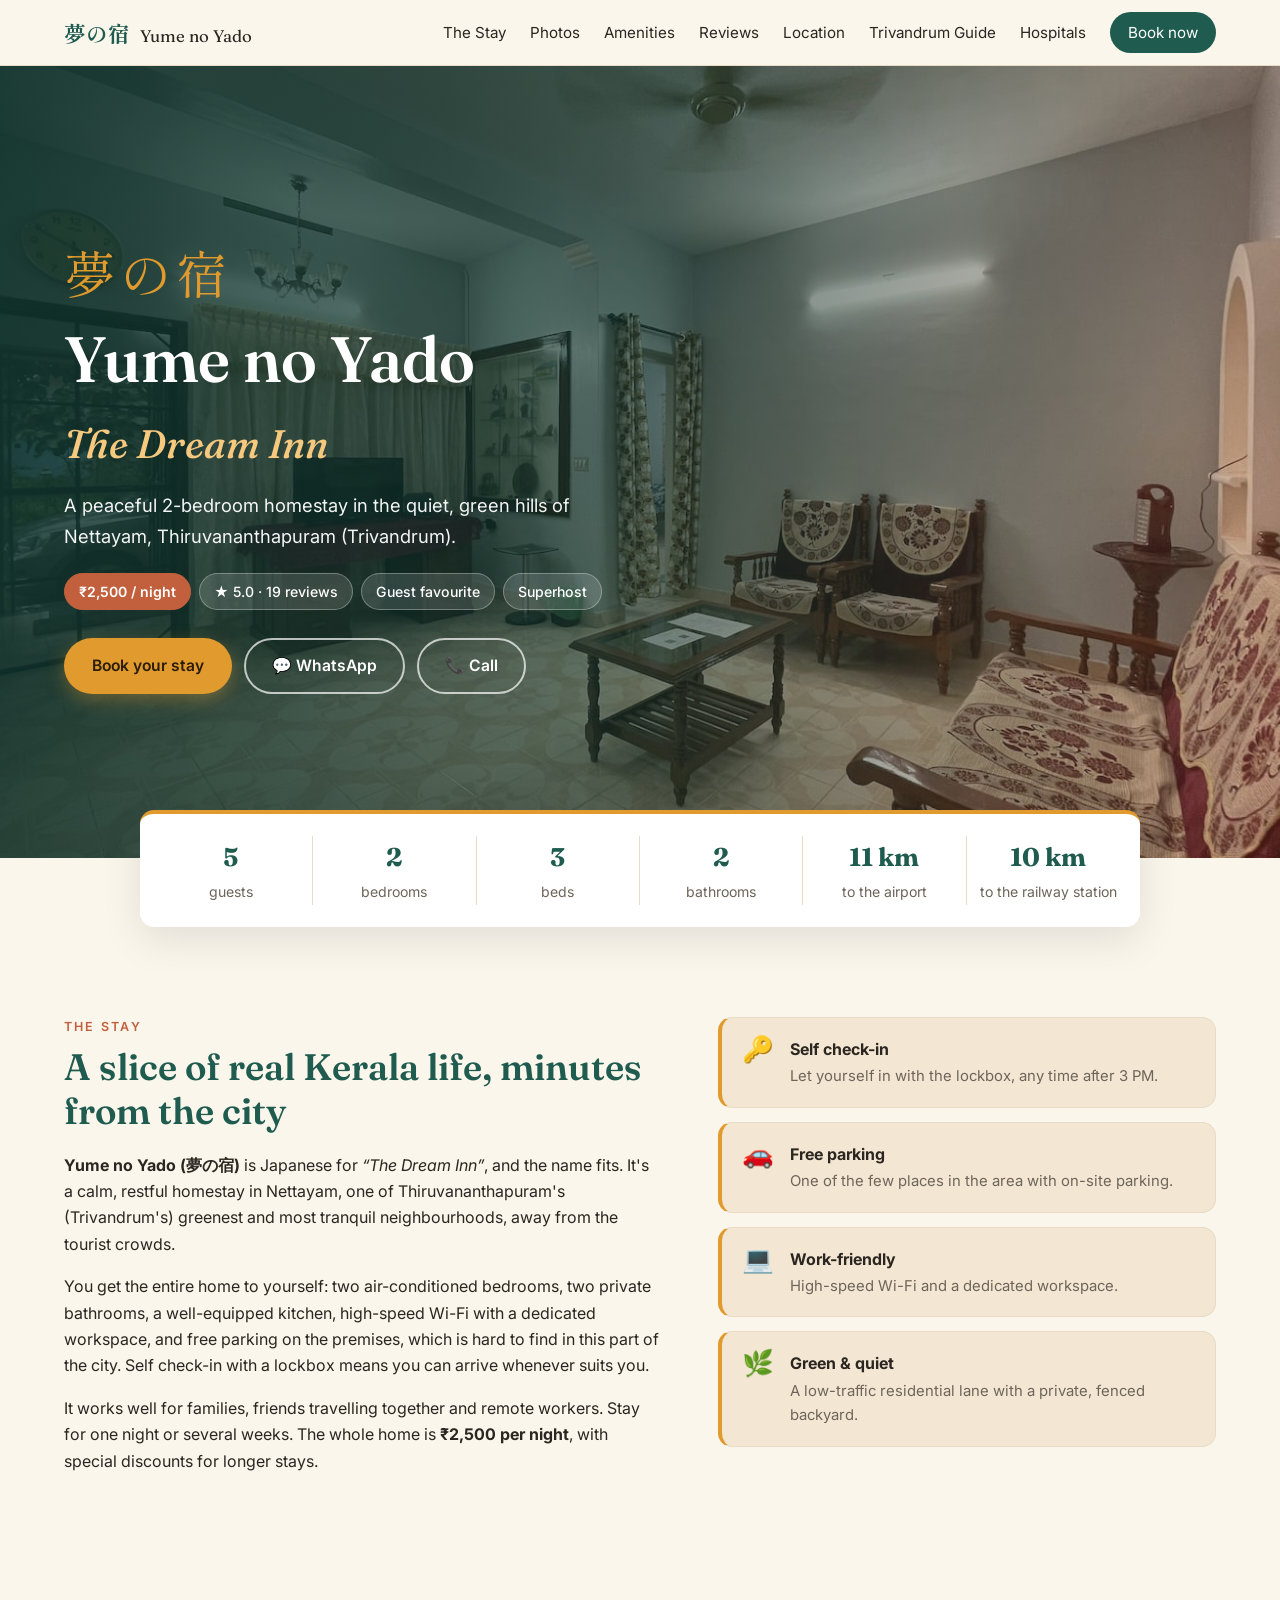
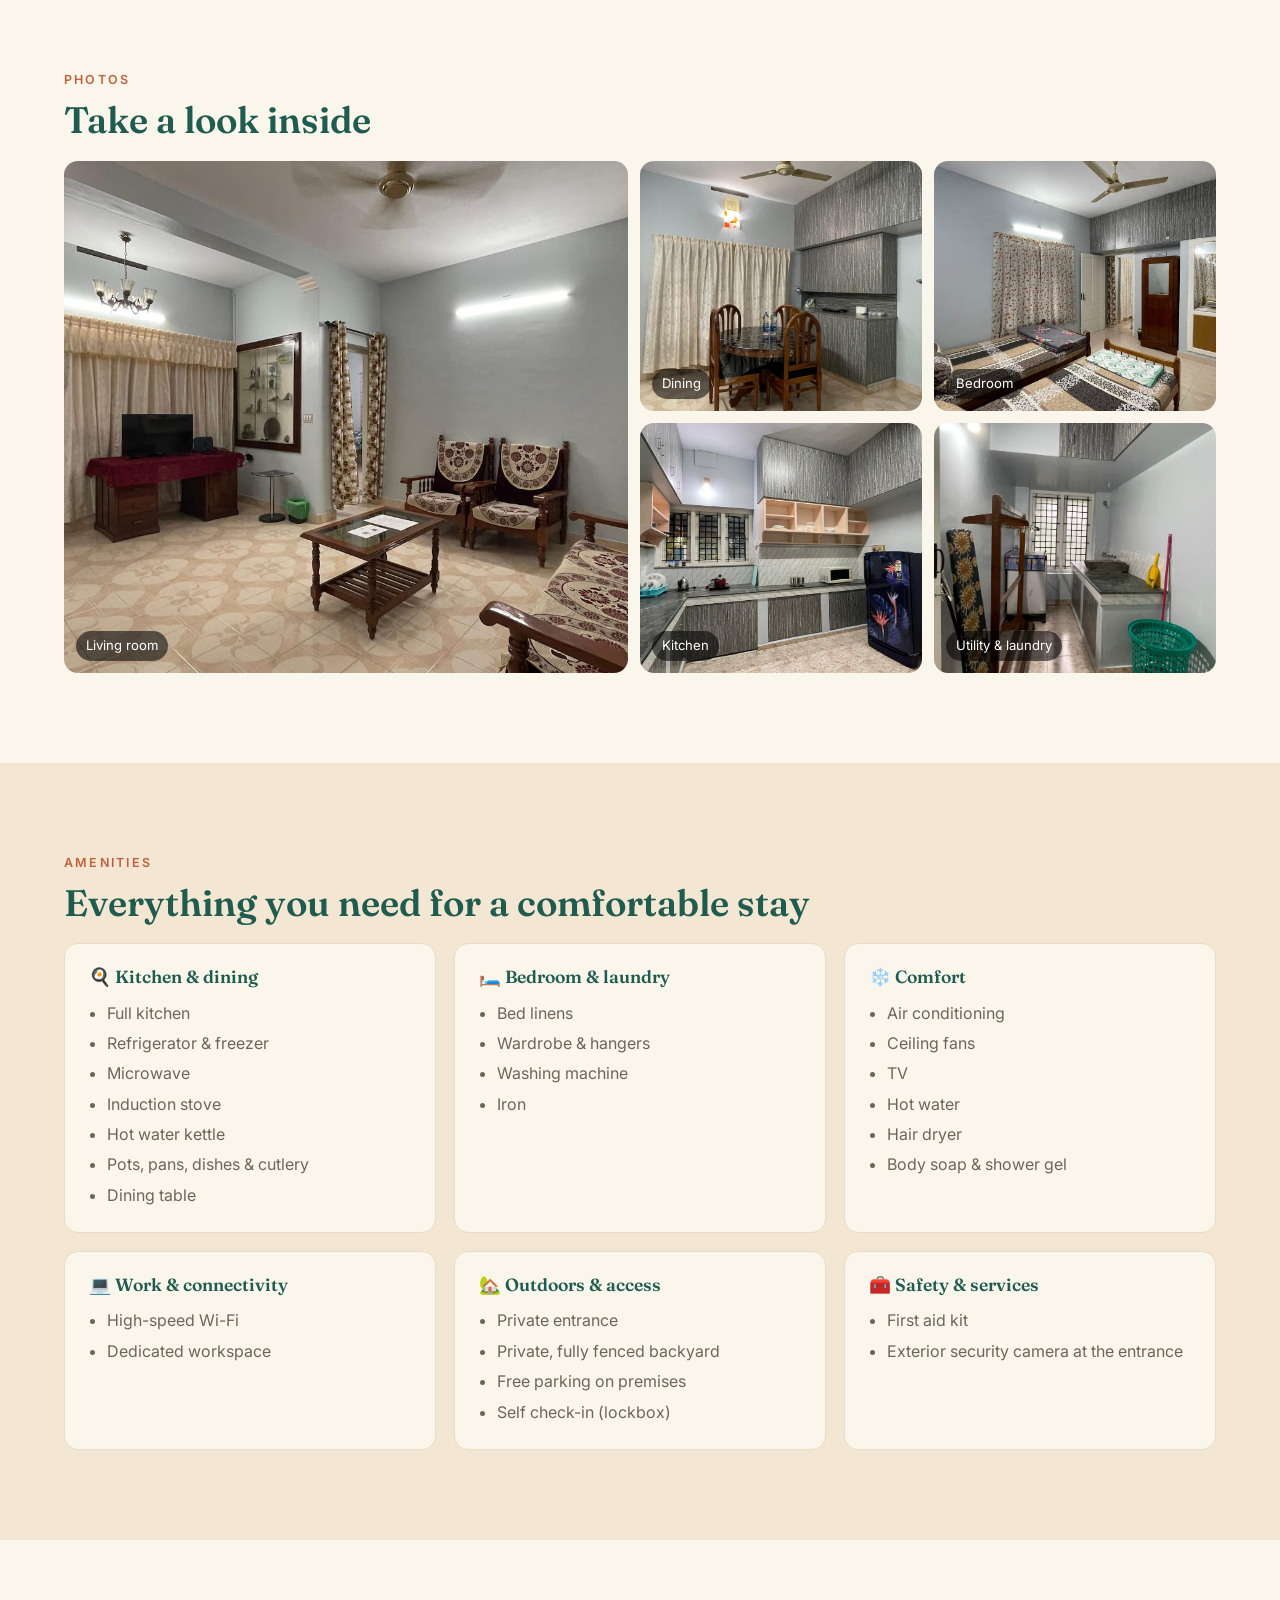
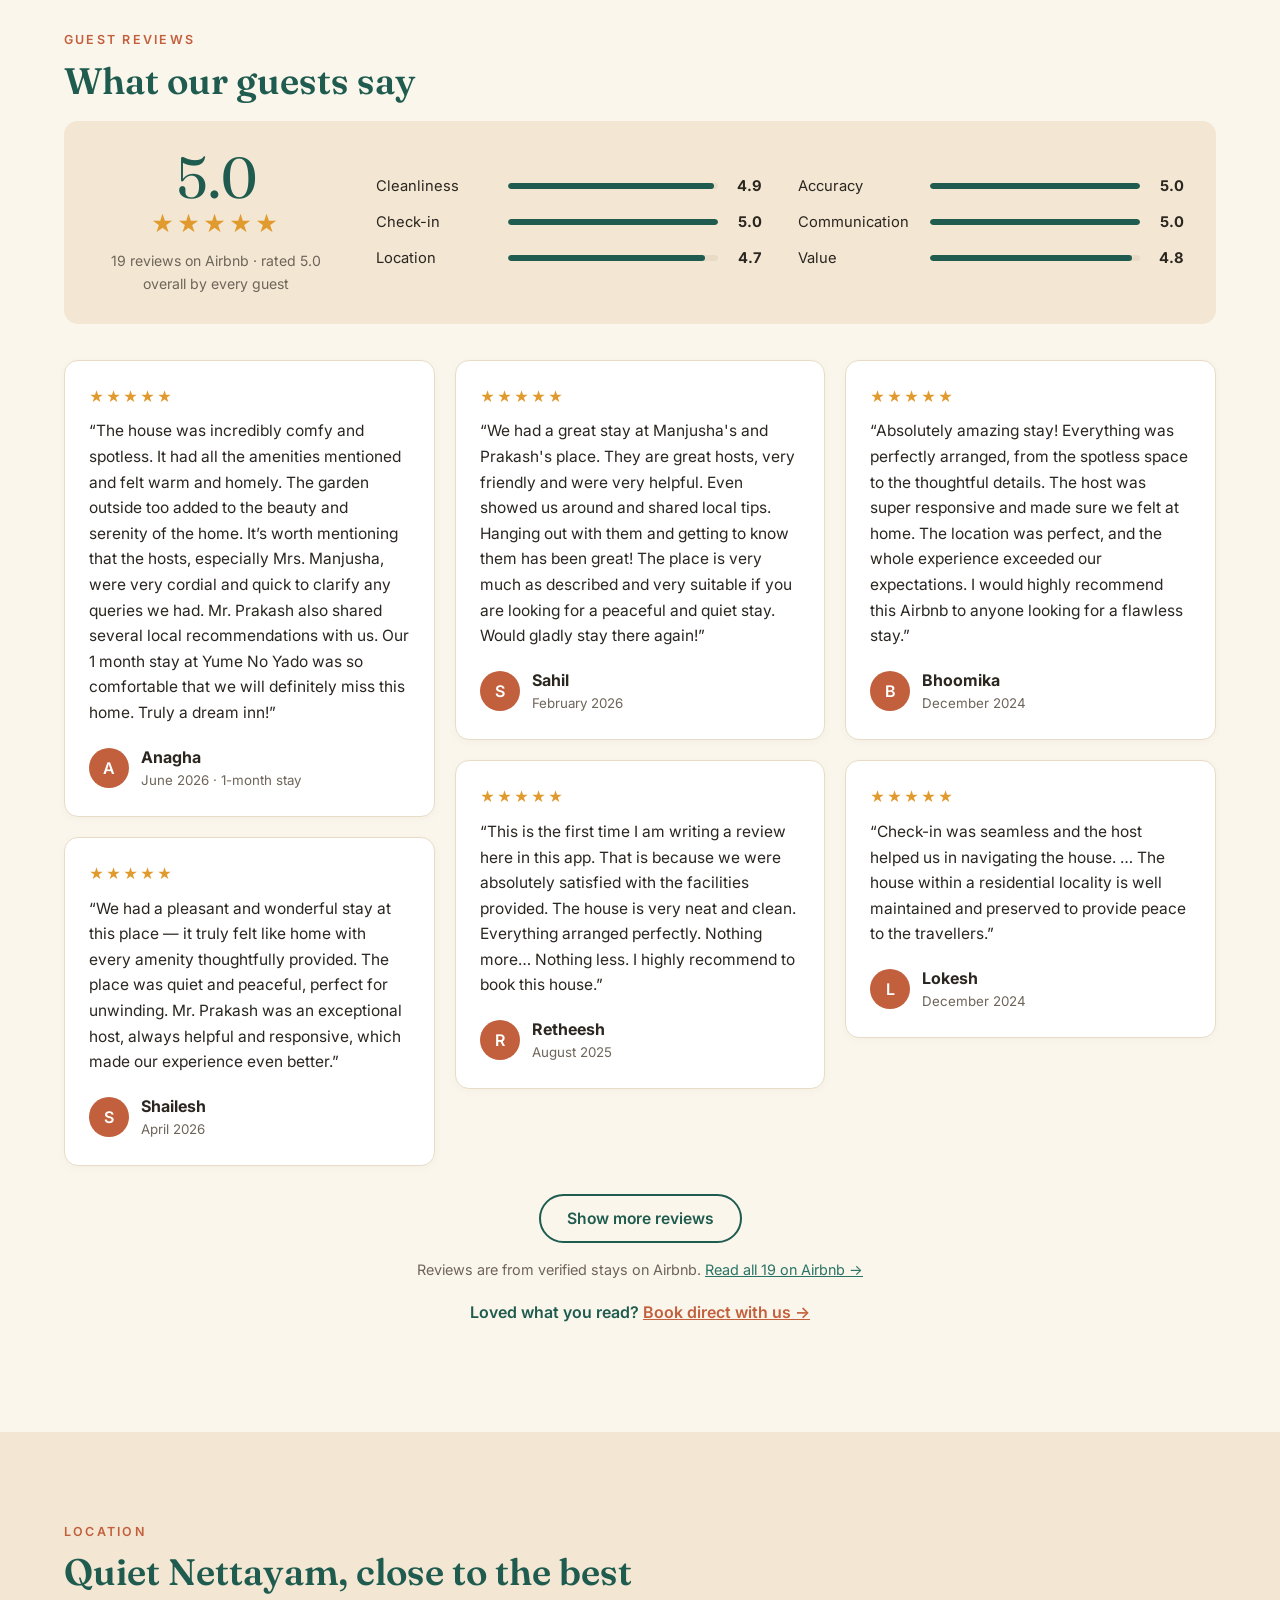
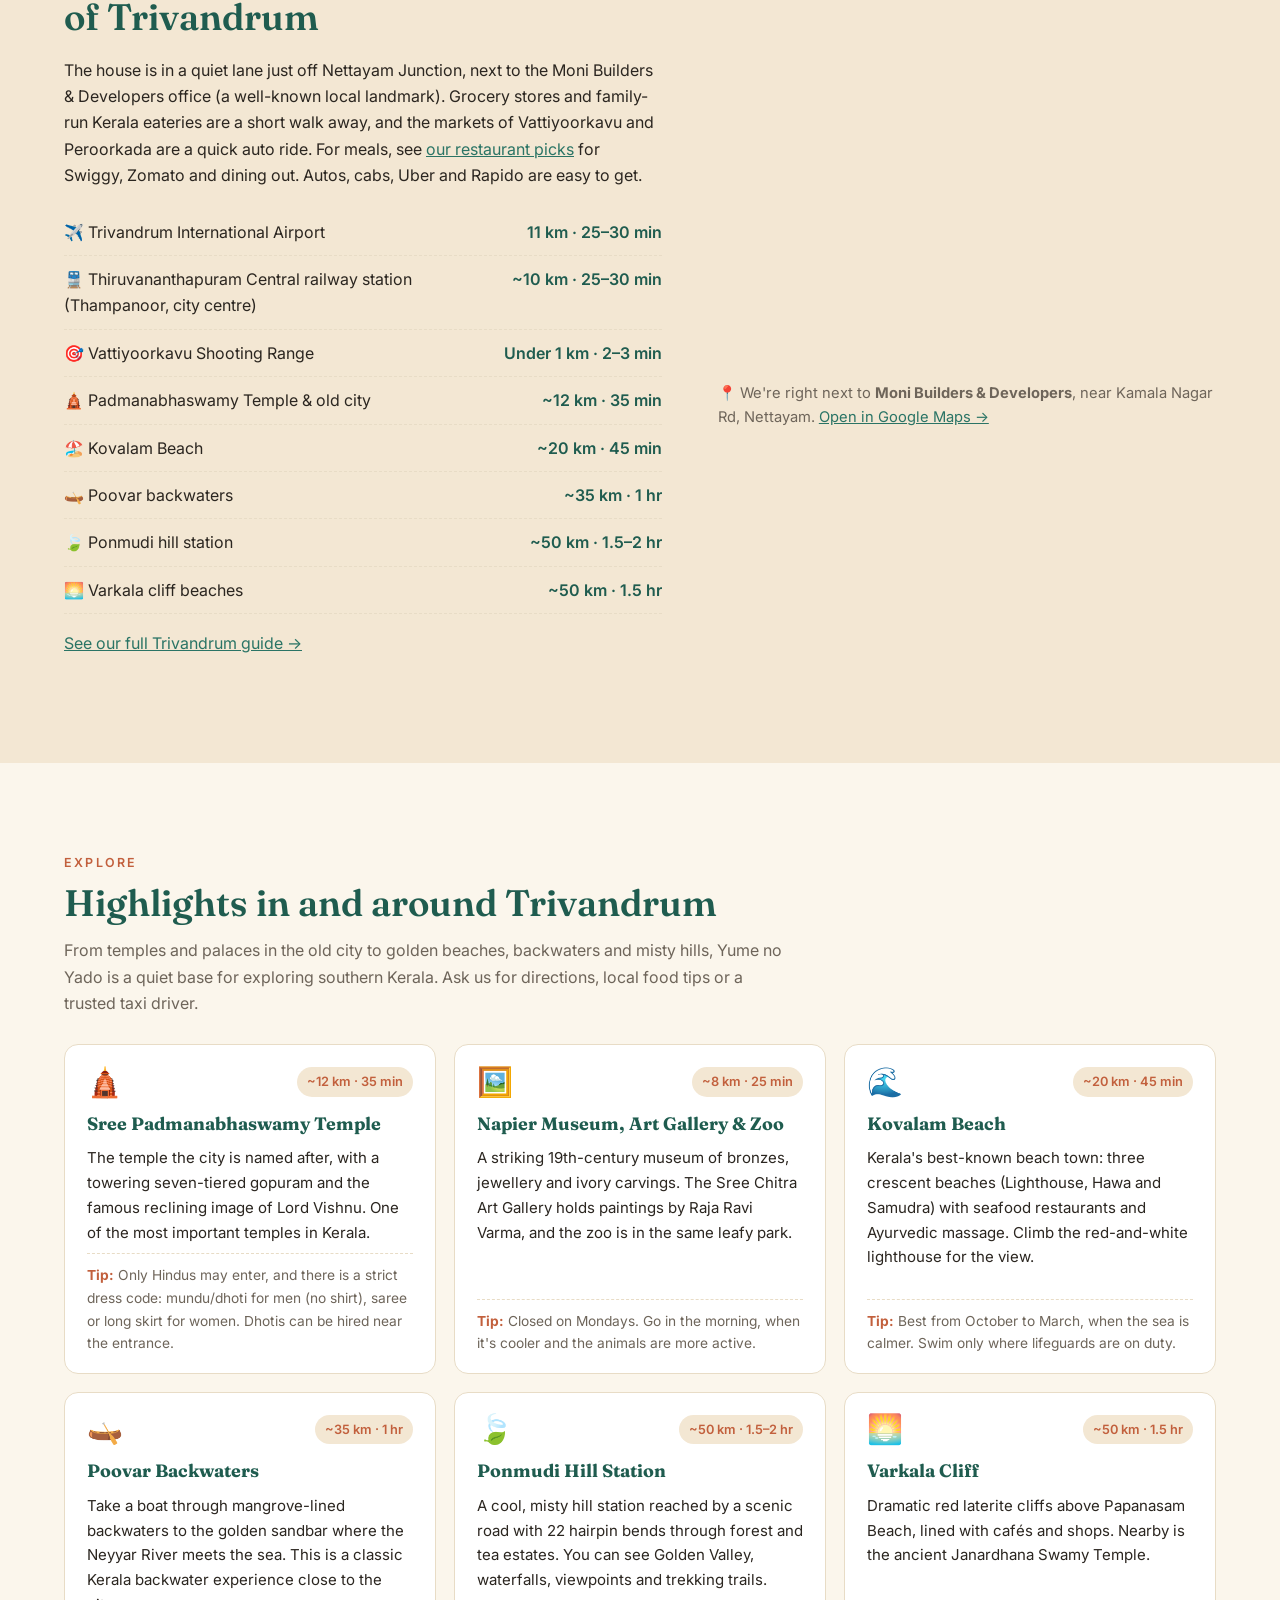
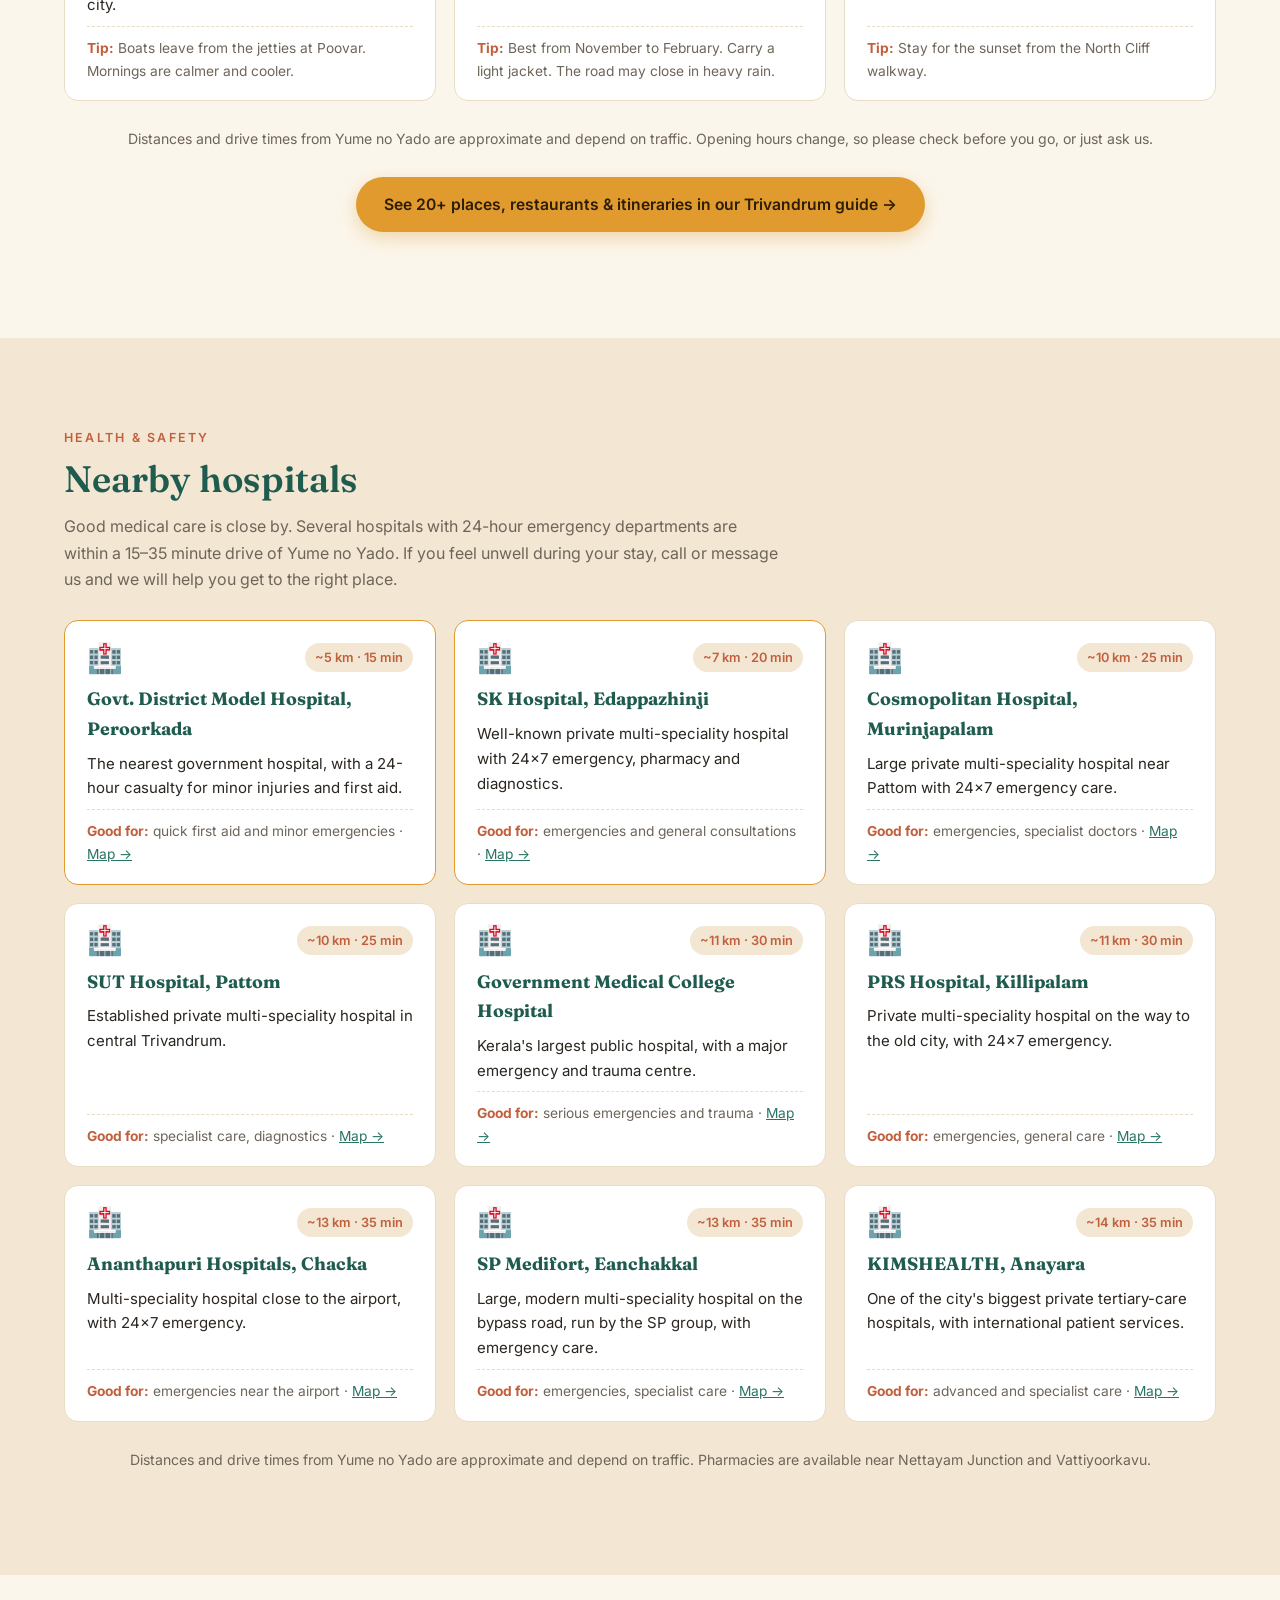
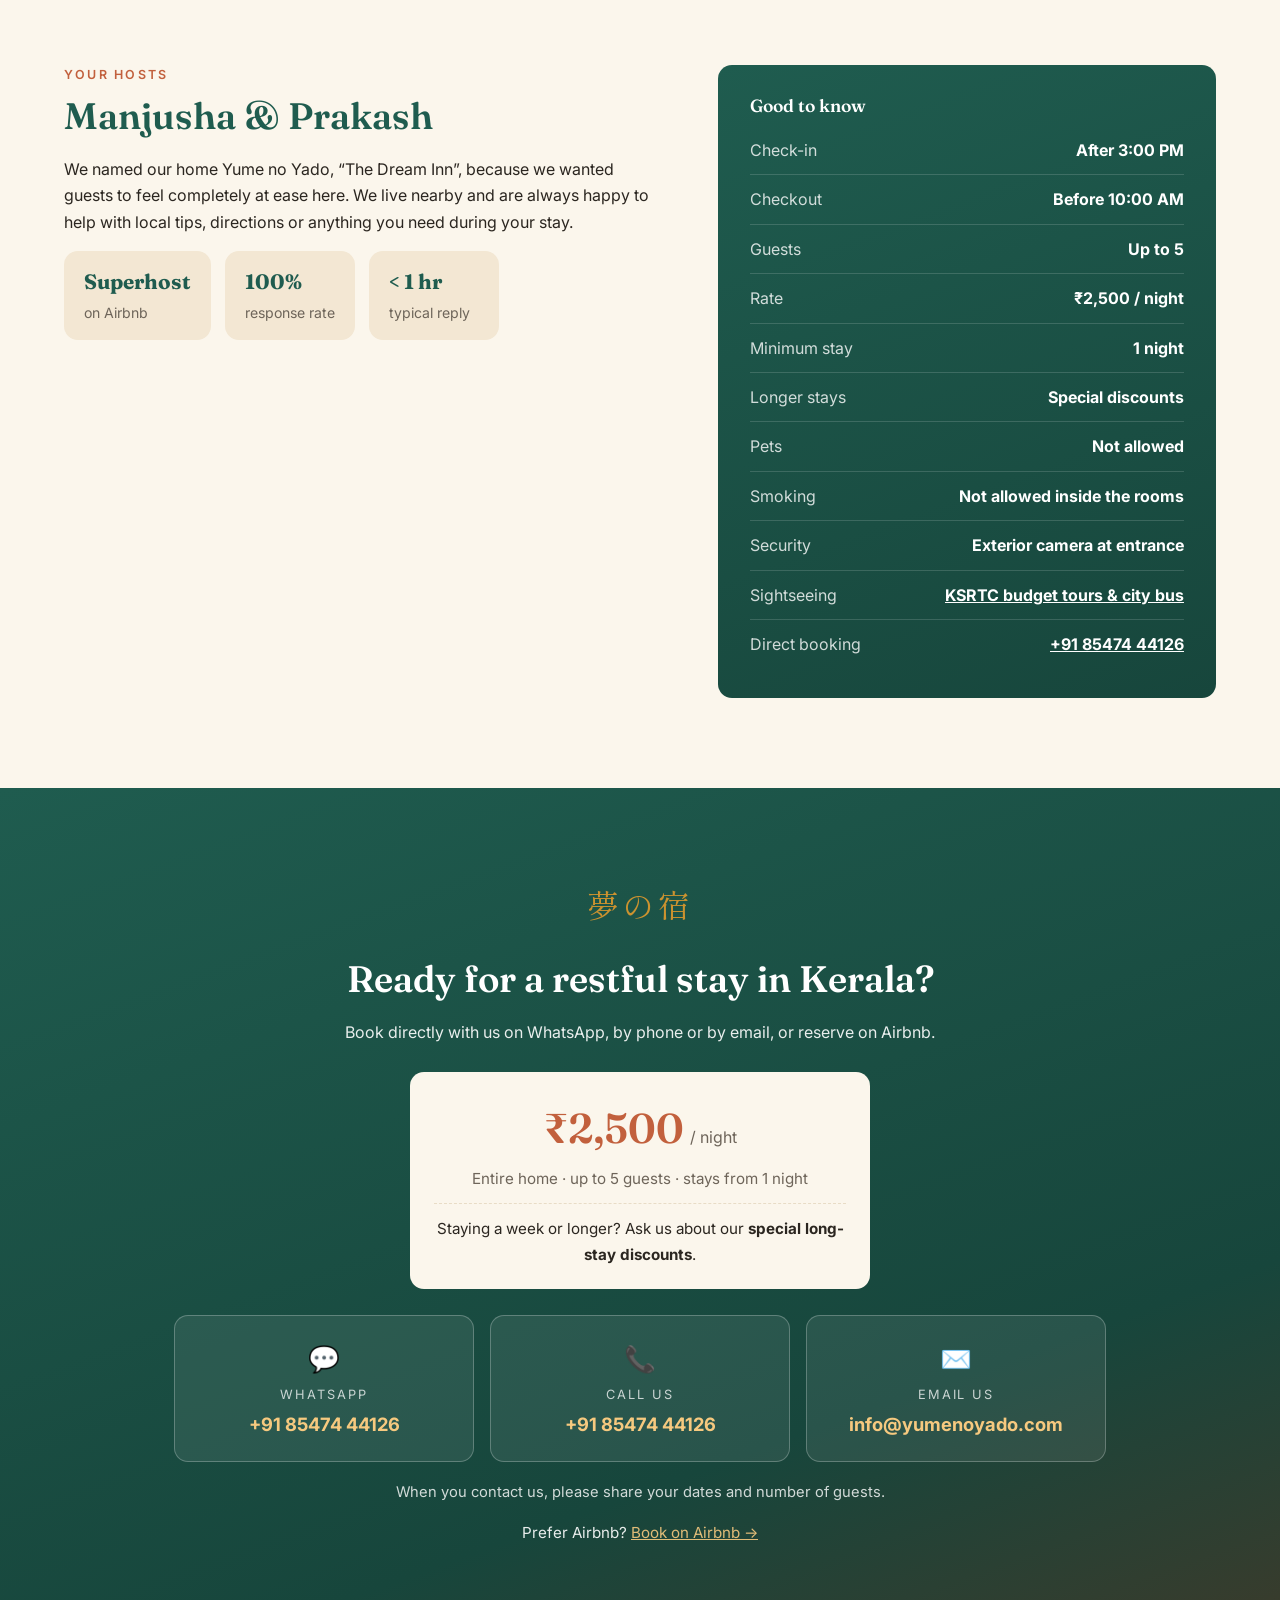
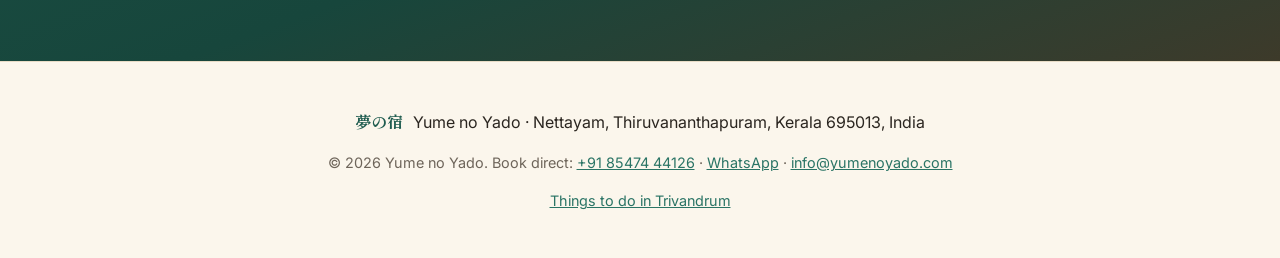
<file: index.html>
<!DOCTYPE html>
<!--
  Yume no Yado (夢の宿) — website
  Files:  index.html (content)  ·  style.css (look)  ·  script.js (small interactions)
  Look for "EDIT" comments for things you may want to change.
-->
<html lang="en-IN">
<head>
  <meta charset="UTF-8">
  <meta name="viewport" content="width=device-width, initial-scale=1.0">
  <!-- ===== SEO: what Google shows in search results ===== -->
  <!-- EDIT: keep the title under about 60 characters and the description under about 155 -->
  <title>Yume no Yado | 2BHK Homestay in Nettayam, Trivandrum</title>
  <meta name="description" content="Entire 2-bedroom AC homestay in green, quiet Nettayam, Trivandrum. ₹2,500/night, 11 km from the airport, free parking, Wi-Fi. Rated 5.0 by guests.">
  <link rel="canonical" href="https://yumenoyado.com/">
  <meta name="robots" content="index, follow">
  <meta name="theme-color" content="#10342d">

  <!-- ===== Link previews (WhatsApp, Facebook, Instagram, X) ===== -->
  <meta property="og:type" content="website">
  <meta property="og:site_name" content="Yume no Yado (The Dream Inn)">
  <meta property="og:url" content="https://yumenoyado.com/">
  <meta property="og:title" content="Yume no Yado – a peaceful 2BHK homestay in Trivandrum">
  <meta property="og:description" content="Entire home in green Nettayam, Thiruvananthapuram. ₹2,500/night, free parking, self check-in. Book direct with the hosts.">
  <meta property="og:image" content="https://yumenoyado.com/images/living-room.jpg">
  <meta property="og:image:width" content="1440">
  <meta property="og:image:height" content="810">
  <meta property="og:image:alt" content="Living room at Yume no Yado, Nettayam">
  <meta property="og:locale" content="en_IN">
  <meta name="twitter:card" content="summary_large_image">

  <!-- ===== Structured data: tells Google this is a place to stay, where it is, and how to book ===== -->
  <script type="application/ld+json">
  {
    "@context": "https://schema.org",
    "@type": "LodgingBusiness",
    "@id": "https://yumenoyado.com/#lodging",
    "name": "Yume no Yado (The Dream Inn)",
    "alternateName": ["Yume no Yado", "The Dream Inn", "夢の宿", "YumenoYado"],
    "description": "A peaceful 2-bedroom entire home (homestay) in Nettayam, Thiruvananthapuram (Trivandrum), Kerala. Two air-conditioned bedrooms, two bathrooms, full kitchen, Wi-Fi, free parking and self check-in.",
    "url": "https://yumenoyado.com/",
    "telephone": "+91-8547444126",
    "email": "info@yumenoyado.com",
    "image": [
      "https://yumenoyado.com/images/living-room.jpg",
      "https://yumenoyado.com/images/bedroom.jpg",
      "https://yumenoyado.com/images/dining.jpg",
      "https://yumenoyado.com/images/kitchen.jpg"
    ],
    "priceRange": "₹2,500 per night",
    "currenciesAccepted": "INR",
    "address": {
      "@type": "PostalAddress",
      "streetAddress": "Near Moni Builders, Kamala Nagar Road, Nettayam",
      "addressLocality": "Thiruvananthapuram",
      "addressRegion": "Kerala",
      "postalCode": "695013",
      "addressCountry": "IN"
    },
    "geo": { "@type": "GeoCoordinates", "latitude": 8.5397679, "longitude": 76.9897749 },
    "hasMap": "https://www.google.com/maps/search/?api=1&query=8.5397679%2C76.9897749",
    "checkinTime": "15:00",
    "checkoutTime": "10:00",
    "numberOfRooms": 2,
    "amenityFeature": [
      { "@type": "LocationFeatureSpecification", "name": "Air conditioning", "value": true },
      { "@type": "LocationFeatureSpecification", "name": "Wi-Fi", "value": true },
      { "@type": "LocationFeatureSpecification", "name": "Free parking", "value": true },
      { "@type": "LocationFeatureSpecification", "name": "Full kitchen", "value": true },
      { "@type": "LocationFeatureSpecification", "name": "Washing machine", "value": true },
      { "@type": "LocationFeatureSpecification", "name": "Dedicated workspace", "value": true },
      { "@type": "LocationFeatureSpecification", "name": "Self check-in", "value": true },
      { "@type": "LocationFeatureSpecification", "name": "Private fenced backyard", "value": true }
    ],
    "sameAs": ["https://www.airbnb.com/rooms/1197825193065387489"]
  }
  </script>

  <!-- Fonts from Google Fonts -->
  <link rel="preconnect" href="https://fonts.googleapis.com">
  <link rel="preconnect" href="https://fonts.gstatic.com" crossorigin>
  <link href="https://fonts.googleapis.com/css2?family=Shippori+Mincho:wght@500;700&family=Fraunces:opsz,wght@9..144,500;9..144,600&family=Inter:wght@400;500;600&display=swap" rel="stylesheet">

  <!-- Phone-only booking shortcuts stay hidden even if a browser still has an old copy of style.css -->
  <style>.book-bar, .nav-book { display: none; }</style>
  <!-- EDIT: bump the ?v= number whenever style.css or script.js changes, so browsers load the new version -->
  <link rel="stylesheet" href="style.css?v=8">
</head>
<body>

<!-- ================= NAVIGATION ================= -->
<header class="nav" id="top">
  <a href="#top" class="brand">
    <span class="brand-jp">夢の宿</span>
    <span class="brand-en">Yume no Yado</span>
  </a>
  <!-- Phones only: always-visible Book button next to the ☰ menu -->
  <a href="#book" class="nav-book">Book</a>
  <button class="menu-btn" aria-label="Open menu" aria-expanded="false">☰</button>
  <nav class="menu">
    <a href="#stay">The Stay</a>
    <a href="#gallery">Photos</a>
    <a href="#amenities">Amenities</a>
    <a href="#reviews">Reviews</a>
    <a href="#location">Location</a>
    <a href="things-to-do-in-trivandrum.html">Trivandrum Guide</a>
    <a href="#hospitals">Hospitals</a>
    <!-- EDIT: Airbnb listing link (used in several places on this page) -->
    <a href="#book" class="nav-cta">Book now</a>
  </nav>
</header>

<!-- ================= HERO ================= -->
<section class="hero">
  <div class="hero-overlay"></div>
  <div class="hero-content">
    <p class="hero-kanji">夢の宿</p>
    <h1>Yume no Yado<br><em>The Dream Inn</em></h1>
    <p class="hero-sub">A peaceful 2-bedroom homestay in the quiet, green hills of Nettayam, Thiruvananthapuram (Trivandrum).</p>
    <div class="badges">
      <span class="badge badge-price">₹2,500 / night</span>
      <span class="badge">★ 5.0 · 19 reviews</span>
      <span class="badge">Guest favourite</span>
      <span class="badge">Superhost</span>
    </div>
    <div class="hero-actions">
      <a href="#book" class="btn btn-primary">Book your stay</a>
      <!-- EDIT: WhatsApp / phone number (also used in the booking section and the mobile booking bar) -->
      <a href="https://wa.me/918547444126?text=Hi%21%20I%27d%20like%20to%20book%20Yume%20no%20Yado.%20Dates%3A%20%20%7C%20Guests%3A%20" class="btn btn-ghost" target="_blank" rel="noopener">💬 WhatsApp</a>
      <a href="tel:+918547444126" class="btn btn-ghost">📞 Call</a>
    </div>
  </div>
</section>

<!-- ================= QUICK FACTS ================= -->
<section class="facts" aria-label="Quick facts">
  <div><strong>5</strong><span>guests</span></div>
  <div><strong>2</strong><span>bedrooms</span></div>
  <div><strong>3</strong><span>beds</span></div>
  <div><strong>2</strong><span>bathrooms</span></div>
  <div><strong>11 km</strong><span>to the airport</span></div>
  <div><strong>10 km</strong><span>to the railway station</span></div>
</section>

<!-- ================= ABOUT THE STAY ================= -->
<section id="stay" class="section split">
  <div>
    <p class="eyebrow">The stay</p>
    <h2>A slice of real Kerala life, minutes from the city</h2>
    <p>
      <strong>Yume no Yado (夢の宿)</strong> is Japanese for <em>“The Dream Inn”</em>, and the name fits.
      It's a calm, restful homestay in Nettayam, one of Thiruvananthapuram's (Trivandrum's) greenest and most tranquil
      neighbourhoods, away from the tourist crowds.
    </p>
    <p>
      You get the entire home to yourself: two air-conditioned bedrooms, two private bathrooms,
      a well-equipped kitchen, high-speed Wi-Fi with a dedicated workspace, and free parking on the premises,
      which is hard to find in this part of the city. Self check-in with a lockbox means you can arrive whenever suits you.
    </p>
    <p>
      It works well for families, friends travelling together and remote workers. Stay for one night or several weeks. The whole home is <strong>₹2,500 per night</strong>, with special discounts for longer stays.
    </p>
  </div>
  <ul class="highlights">
    <li><span class="ico">🔑</span><div><strong>Self check-in</strong><p>Let yourself in with the lockbox, any time after 3 PM.</p></div></li>
    <li><span class="ico">🚗</span><div><strong>Free parking</strong><p>One of the few places in the area with on-site parking.</p></div></li>
    <li><span class="ico">💻</span><div><strong>Work-friendly</strong><p>High-speed Wi-Fi and a dedicated workspace.</p></div></li>
    <li><span class="ico">🌿</span><div><strong>Green &amp; quiet</strong><p>A low-traffic residential lane with a private, fenced backyard.</p></div></li>
  </ul>
</section>

<!-- ================= PHOTO GALLERY ================= -->
<!--
  EDIT: photos live in the "images" folder. To replace one, save your new photo
  with the SAME file name (e.g. images/living-room.jpg) and it will appear here.
-->
<section id="gallery" class="section">
  <p class="eyebrow">Photos</p>
  <h2>Take a look inside</h2>
  <div class="gallery">
    <figure class="g-big"><img src="images/living-room.jpg" alt="Bright living room with sofa set, coffee table and TV at Yume no Yado homestay, Trivandrum" width="1440" height="810" loading="lazy"><figcaption>Living room</figcaption></figure>
    <figure><img src="images/dining.jpg" alt="Dining area with round table and four chairs" width="1440" height="810" loading="lazy"><figcaption>Dining</figcaption></figure>
    <figure><img src="images/bedroom.jpg" alt="Air-conditioned bedroom with two beds and ceiling fan" width="1440" height="810" loading="lazy"><figcaption>Bedroom</figcaption></figure>
    <figure><img src="images/kitchen.jpg" alt="Fully equipped kitchen with refrigerator, microwave and induction stove" width="1440" height="810" loading="lazy"><figcaption>Kitchen</figcaption></figure>
    <figure><img src="images/utility.jpg" alt="Utility and laundry area with washing machine" width="1440" height="2560" loading="lazy"><figcaption>Utility &amp; laundry</figcaption></figure>
  </div>
</section>

<!-- ================= AMENITIES ================= -->
<section id="amenities" class="section tinted">
  <div class="inner">
    <p class="eyebrow">Amenities</p>
    <h2>Everything you need for a comfortable stay</h2>
    <div class="amenity-groups">
      <div class="am-card">
        <h3>🍳 Kitchen &amp; dining</h3>
        <ul><li>Full kitchen</li><li>Refrigerator &amp; freezer</li><li>Microwave</li><li>Induction stove</li><li>Hot water kettle</li><li>Pots, pans, dishes &amp; cutlery</li><li>Dining table</li></ul>
      </div>
      <div class="am-card">
        <h3>🛏️ Bedroom &amp; laundry</h3>
        <ul><li>Bed linens</li><li>Wardrobe &amp; hangers</li><li>Washing machine</li><li>Iron</li></ul>
      </div>
      <div class="am-card">
        <h3>❄️ Comfort</h3>
        <ul><li>Air conditioning</li><li>Ceiling fans</li><li>TV</li><li>Hot water</li><li>Hair dryer</li><li>Body soap &amp; shower gel</li></ul>
      </div>
      <div class="am-card">
        <h3>💻 Work &amp; connectivity</h3>
        <ul><li>High-speed Wi-Fi</li><li>Dedicated workspace</li></ul>
      </div>
      <div class="am-card">
        <h3>🏡 Outdoors &amp; access</h3>
        <ul><li>Private entrance</li><li>Private, fully fenced backyard</li><li>Free parking on premises</li><li>Self check-in (lockbox)</li></ul>
      </div>
      <div class="am-card">
        <h3>🧰 Safety &amp; services</h3>
        <ul><li>First aid kit</li><li>Exterior security camera at the entrance</li></ul>
      </div>
    </div>
  </div>
</section>

<!-- ================= REVIEWS / TESTIMONIALS ================= -->
<!-- Real reviews copied from our Airbnb listing (first name + month as shown on Airbnb). -->
<section id="reviews" class="section">
  <p class="eyebrow">Guest reviews</p>
  <h2>What our guests say</h2>

  <div class="rating-summary">
    <div class="rating-big">
      <span class="score">5.0</span>
      <span class="stars" aria-hidden="true">★★★★★</span>
      <span class="muted">19 reviews on Airbnb · rated 5.0 overall by every guest</span>
    </div>
    <ul class="rating-bars">
      <li><span>Cleanliness</span><i style="--v:98%"></i><b>4.9</b></li>
      <li><span>Accuracy</span><i style="--v:100%"></i><b>5.0</b></li>
      <li><span>Check-in</span><i style="--v:100%"></i><b>5.0</b></li>
      <li><span>Communication</span><i style="--v:100%"></i><b>5.0</b></li>
      <li><span>Location</span><i style="--v:94%"></i><b>4.7</b></li>
      <li><span>Value</span><i style="--v:96%"></i><b>4.8</b></li>
    </ul>
  </div>

  <div class="reviews">
    <article class="review">
      <p>“The house was incredibly comfy and spotless. It had all the amenities mentioned and felt warm and homely. The garden outside too added to the beauty and serenity of the home. It’s worth mentioning that the hosts, especially Mrs. Manjusha, were very cordial and quick to clarify any queries we had. Mr. Prakash also shared several local recommendations with us. Our 1 month stay at Yume No Yado was so comfortable that we will definitely miss this home. Truly a dream inn!”</p>
      <footer><span class="avatar">A</span><div><strong>Anagha</strong><small>June 2026 · 1-month stay</small></div></footer>
    </article>
    <article class="review">
      <p>“We had a pleasant and wonderful stay at this place — it truly felt like home with every amenity thoughtfully provided. The place was quiet and peaceful, perfect for unwinding. Mr. Prakash was an exceptional host, always helpful and responsive, which made our experience even better.”</p>
      <footer><span class="avatar">S</span><div><strong>Shailesh</strong><small>April 2026</small></div></footer>
    </article>
    <article class="review">
      <p>“We had a great stay at Manjusha's and Prakash's place. They are great hosts, very friendly and were very helpful. Even showed us around and shared local tips. Hanging out with them and getting to know them has been great! The place is very much as described and very suitable if you are looking for a peaceful and quiet stay. Would gladly stay there again!”</p>
      <footer><span class="avatar">S</span><div><strong>Sahil</strong><small>February 2026</small></div></footer>
    </article>
    <article class="review">
      <p>“This is the first time I am writing a review here in this app. That is because we were absolutely satisfied with the facilities provided. The house is very neat and clean. Everything arranged perfectly. Nothing more… Nothing less. I highly recommend to book this house.”</p>
      <footer><span class="avatar">R</span><div><strong>Retheesh</strong><small>August 2025</small></div></footer>
    </article>
    <article class="review">
      <p>“Absolutely amazing stay! Everything was perfectly arranged, from the spotless space to the thoughtful details. The host was super responsive and made sure we felt at home. The location was perfect, and the whole experience exceeded our expectations. I would highly recommend this Airbnb to anyone looking for a flawless stay.”</p>
      <footer><span class="avatar">B</span><div><strong>Bhoomika</strong><small>December 2024</small></div></footer>
    </article>
    <article class="review">
      <p>“Check-in was seamless and the host helped us in navigating the house. … The house within a residential locality is well maintained and preserved to provide peace to the travellers.”</p>
      <footer><span class="avatar">L</span><div><strong>Lokesh</strong><small>December 2024</small></div></footer>
    </article>
    <!-- More reviews: hidden until "Show more reviews" is clicked -->
    <article class="review extra">
      <p>“I must say the place and the host is very up to the mark. The place was good equipped with the amenities and was clean. The host is very warmly and welcoming. They were very accountable and responsive, one can always rely on them. … Definitely this will be my go to place when in Trivandrum.”</p>
      <footer><span class="avatar">P</span><div><strong>Prathyusha</strong><small>November 2024</small></div></footer>
    </article>
    <article class="review extra">
      <p>“It was a wonderful stay for our cousin group. The house was super clean and the communication with Manjusha is so easy and cooperative. It's one of the best places in Trivandrum for a peaceful stay.”</p>
      <footer><span class="avatar">A</span><div><strong>Athul</strong><small>September 2024 · stayed twice</small></div></footer>
    </article>
    <article class="review extra">
      <p>“We liked our stay here. The space was understandable, usable and peaceful. Old home style, clean and felt just being at home. Communication with Manjusha (host) went well and easy. Reasonable price for stay. Totally, it was great 👍”</p>
      <footer><span class="avatar">W</span><div><strong>Willfred</strong><small>September 2024</small></div></footer>
    </article>
    <article class="review extra">
      <p>“… The house is quite spacious and can comfortably accommodate a large family. The price is very competitive compared to city options, making it an excellent value. The airport is only 11 km away, and it takes just 20–25 minutes to reach, which was very convenient as I had to catch a morning flight.”</p>
      <footer><span class="avatar">I</span><div><strong>Indusekharan</strong><small>August 2024</small></div></footer>
    </article>
    <article class="review extra">
      <p>“I recently stayed at Manjusha's YumenoYado, which translates to Dream Inn, and it truly lived up to its name. The accommodation was spotless, cozy, and well-equipped with everything we needed. … The place felt perfect for a big family, with a fully equipped kitchen, TV, and WiFi. Surrounded by lush greenery, the serene environment was a highlight. I can't wait to return!”</p>
      <footer><span class="avatar">P</span><div><strong>Prem Sagar</strong><small>July 2024</small></div></footer>
    </article>
    <article class="review extra">
      <p>“I stayed with my family last week. Highly suggest this location based on my excellent overall experience. The interior design and cleanliness of the house were exquisite. For our weekend vacation, this location was ideal. It was easy to communicate.”</p>
      <footer><span class="avatar">N</span><div><strong>Nyil</strong><small>Hitachinaka, Japan · July 2024</small></div></footer>
    </article>
  </div>

  <div class="center">
    <button class="btn btn-outline" id="moreReviews">Show more reviews</button>
    <p class="muted small">Reviews are from verified stays on Airbnb.
      <a href="https://www.airbnb.com/rooms/1197825193065387489/reviews" target="_blank" rel="noopener">Read all 19 on Airbnb →</a></p>
    <p class="review-cta">Loved what you read? <a href="#book">Book direct with us →</a></p>
  </div>
</section>

<!-- ================= LOCATION ================= -->
<section id="location" class="section tinted">
  <div class="inner split">
    <div>
      <p class="eyebrow">Location</p>
      <h2>Quiet Nettayam, close to the best of Trivandrum</h2>
      <p>
        The house is in a quiet lane just off Nettayam Junction, next to the Moni Builders &amp; Developers office (a well-known local landmark).
        Grocery stores and family-run Kerala eateries are a short walk away, and the markets of Vattiyoorkavu and Peroorkada are a quick auto ride. For meals, see <a href="things-to-do-in-trivandrum.html#restaurants">our restaurant picks</a> for Swiggy, Zomato and dining out.
        Autos, cabs, Uber and Rapido are easy to get.
      </p>
      <ul class="distances">
        <li><span>✈️ Trivandrum International Airport</span><b>11 km · 25–30 min</b></li>
        <li><span>🚆 Thiruvananthapuram Central railway station (Thampanoor, city centre)</span><b>~10 km · 25–30 min</b></li>
        <li><span>🎯 Vattiyoorkavu Shooting Range</span><b>Under 1 km · 2–3 min</b></li>
        <li><span>🛕 Padmanabhaswamy Temple &amp; old city</span><b>~12 km · 35 min</b></li>
        <li><span>🏖️ Kovalam Beach</span><b>~20 km · 45 min</b></li>
        <li><span>🛶 Poovar backwaters</span><b>~35 km · 1 hr</b></li>
        <li><span>🍃 Ponmudi hill station</span><b>~50 km · 1.5–2 hr</b></li>
        <li><span>🌅 Varkala cliff beaches</span><b>~50 km · 1.5 hr</b></li>
      </ul>
      <p><a href="things-to-do-in-trivandrum.html">See our full Trivandrum guide →</a></p>
    </div>
    <div class="map">
      <!-- EDIT: map is centred on Moni Builders & Developers, Nettayam (landmark next to the house). -->
      <iframe title="Map: Yume no Yado is next to Moni Builders, Nettayam, Thiruvananthapuram"
        src="https://maps.google.com/maps?q=Moni%20Builders%20%26%20Developers%2C%20Nettayam%2C%20Thiruvananthapuram&ll=8.5397679,76.9897749&z=16&output=embed"
        loading="lazy" referrerpolicy="no-referrer-when-downgrade"></iframe>
      <p class="map-link">📍 We're right next to <strong>Moni Builders &amp; Developers</strong>, near Kamala Nagar Rd, Nettayam.
        <a href="https://www.google.com/maps/search/?api=1&query=8.5397679%2C76.9897749" target="_blank" rel="noopener">Open in Google Maps →</a></p>
    </div>
  </div>
</section>

<!-- ================= NEARBY ATTRACTIONS ================= -->
<!-- EDIT: distances/times are approximate from Yume no Yado. Add or remove <article class="attr"> cards freely. -->
<section id="explore" class="section">
  <p class="eyebrow">Explore</p>
  <h2>Highlights in and around Trivandrum</h2>
  <p class="intro">From temples and palaces in the old city to golden beaches, backwaters and misty hills, Yume no Yado is a quiet base for exploring southern Kerala. Ask us for directions, local food tips or a trusted taxi driver.</p>

  <div class="attr-grid">
      <article class="attr">
        <div class="attr-top"><span class="attr-ico">🛕</span><span class="dist">~12 km · 35 min</span></div>
        <h4>Sree Padmanabhaswamy Temple</h4>
        <p>The temple the city is named after, with a towering seven-tiered gopuram and the famous reclining image of Lord Vishnu. One of the most important temples in Kerala.</p>
        <p class="tip"><b>Tip:</b> Only Hindus may enter, and there is a strict dress code: mundu/dhoti for men (no shirt), saree or long skirt for women. Dhotis can be hired near the entrance.</p>
      </article>
      <article class="attr">
        <div class="attr-top"><span class="attr-ico">🖼️</span><span class="dist">~8 km · 25 min</span></div>
        <h4>Napier Museum, Art Gallery &amp; Zoo</h4>
        <p>A striking 19th-century museum of bronzes, jewellery and ivory carvings. The Sree Chitra Art Gallery holds paintings by Raja Ravi Varma, and the zoo is in the same leafy park.</p>
        <p class="tip"><b>Tip:</b> Closed on Mondays. Go in the morning, when it's cooler and the animals are more active.</p>
      </article>
      <article class="attr">
        <div class="attr-top"><span class="attr-ico">🌊</span><span class="dist">~20 km · 45 min</span></div>
        <h4>Kovalam Beach</h4>
        <p>Kerala's best-known beach town: three crescent beaches (Lighthouse, Hawa and Samudra) with seafood restaurants and Ayurvedic massage. Climb the red-and-white lighthouse for the view.</p>
        <p class="tip"><b>Tip:</b> Best from October to March, when the sea is calmer. Swim only where lifeguards are on duty.</p>
      </article>
      <article class="attr">
        <div class="attr-top"><span class="attr-ico">🛶</span><span class="dist">~35 km · 1 hr</span></div>
        <h4>Poovar Backwaters</h4>
        <p>Take a boat through mangrove-lined backwaters to the golden sandbar where the Neyyar River meets the sea. This is a classic Kerala backwater experience close to the city.</p>
        <p class="tip"><b>Tip:</b> Boats leave from the jetties at Poovar. Mornings are calmer and cooler.</p>
      </article>
      <article class="attr">
        <div class="attr-top"><span class="attr-ico">🍃</span><span class="dist">~50 km · 1.5–2 hr</span></div>
        <h4>Ponmudi Hill Station</h4>
        <p>A cool, misty hill station reached by a scenic road with 22 hairpin bends through forest and tea estates. You can see Golden Valley, waterfalls, viewpoints and trekking trails.</p>
        <p class="tip"><b>Tip:</b> Best from November to February. Carry a light jacket. The road may close in heavy rain.</p>
      </article>
      <article class="attr">
        <div class="attr-top"><span class="attr-ico">🌅</span><span class="dist">~50 km · 1.5 hr</span></div>
        <h4>Varkala Cliff</h4>
        <p>Dramatic red laterite cliffs above Papanasam Beach, lined with cafés and shops. Nearby is the ancient Janardhana Swamy Temple.</p>
        <p class="tip"><b>Tip:</b> Stay for the sunset from the North Cliff walkway.</p>
      </article>
  </div>
  <p class="attr-note">Distances and drive times from Yume no Yado are approximate and depend on traffic. Opening hours change, so please check before you go, or just ask us.</p>
  <p class="guide-link"><a href="things-to-do-in-trivandrum.html" class="btn btn-primary">See 20+ places, restaurants &amp; itineraries in our Trivandrum guide →</a></p>
</section>

<!-- ================= NEARBY HOSPITALS ================= -->
<!-- EDIT: distances/times are approximate road distances from Yume no Yado. Add or remove <article class="attr"> cards freely. -->
<section id="hospitals" class="section tinted">
  <div class="inner">
    <p class="eyebrow">Health &amp; safety</p>
    <h2>Nearby hospitals</h2>
    <p class="intro">Good medical care is close by. Several hospitals with 24-hour emergency departments are within a 15–35 minute drive of Yume no Yado. If you feel unwell during your stay, call or message us and we will help you get to the right place.</p>
    <div class="attr-grid">
        <article class="attr near">
          <div class="attr-top"><span class="attr-ico">🏥</span><span class="dist">~5 km · 15 min</span></div>
          <h4>Govt. District Model Hospital, Peroorkada</h4>
          <p>The nearest government hospital, with a 24-hour casualty for minor injuries and first aid.</p>
          <p class="tip"><b>Good for:</b> quick first aid and minor emergencies · <a href="https://www.google.com/maps/search/?api=1&amp;query=District%20Model%20Hospital%20Peroorkada%20Thiruvananthapuram" target="_blank" rel="noopener">Map →</a></p>
        </article>
        <article class="attr near">
          <div class="attr-top"><span class="attr-ico">🏥</span><span class="dist">~7 km · 20 min</span></div>
          <h4>SK Hospital, Edappazhinji</h4>
          <p>Well-known private multi-speciality hospital with 24×7 emergency, pharmacy and diagnostics.</p>
          <p class="tip"><b>Good for:</b> emergencies and general consultations · <a href="https://www.google.com/maps/search/?api=1&amp;query=SK%20Hospital%20Edappazhinji%20Thiruvananthapuram" target="_blank" rel="noopener">Map →</a></p>
        </article>
        <article class="attr">
          <div class="attr-top"><span class="attr-ico">🏥</span><span class="dist">~10 km · 25 min</span></div>
          <h4>Cosmopolitan Hospital, Murinjapalam</h4>
          <p>Large private multi-speciality hospital near Pattom with 24×7 emergency care.</p>
          <p class="tip"><b>Good for:</b> emergencies, specialist doctors · <a href="https://www.google.com/maps/search/?api=1&amp;query=Cosmopolitan%20Hospital%20Murinjapalam%20Thiruvananthapuram" target="_blank" rel="noopener">Map →</a></p>
        </article>
        <article class="attr">
          <div class="attr-top"><span class="attr-ico">🏥</span><span class="dist">~10 km · 25 min</span></div>
          <h4>SUT Hospital, Pattom</h4>
          <p>Established private multi-speciality hospital in central Trivandrum.</p>
          <p class="tip"><b>Good for:</b> specialist care, diagnostics · <a href="https://www.google.com/maps/search/?api=1&amp;query=SUT%20Hospital%20Pattom%20Thiruvananthapuram" target="_blank" rel="noopener">Map →</a></p>
        </article>
        <article class="attr">
          <div class="attr-top"><span class="attr-ico">🏥</span><span class="dist">~11 km · 30 min</span></div>
          <h4>Government Medical College Hospital</h4>
          <p>Kerala's largest public hospital, with a major emergency and trauma centre.</p>
          <p class="tip"><b>Good for:</b> serious emergencies and trauma · <a href="https://www.google.com/maps/search/?api=1&amp;query=Government%20Medical%20College%20Hospital%20Thiruvananthapuram" target="_blank" rel="noopener">Map →</a></p>
        </article>
        <article class="attr">
          <div class="attr-top"><span class="attr-ico">🏥</span><span class="dist">~11 km · 30 min</span></div>
          <h4>PRS Hospital, Killipalam</h4>
          <p>Private multi-speciality hospital on the way to the old city, with 24×7 emergency.</p>
          <p class="tip"><b>Good for:</b> emergencies, general care · <a href="https://www.google.com/maps/search/?api=1&amp;query=PRS%20Hospital%20Killipalam%20Thiruvananthapuram" target="_blank" rel="noopener">Map →</a></p>
        </article>
        <article class="attr">
          <div class="attr-top"><span class="attr-ico">🏥</span><span class="dist">~13 km · 35 min</span></div>
          <h4>Ananthapuri Hospitals, Chacka</h4>
          <p>Multi-speciality hospital close to the airport, with 24×7 emergency.</p>
          <p class="tip"><b>Good for:</b> emergencies near the airport · <a href="https://www.google.com/maps/search/?api=1&amp;query=Ananthapuri%20Hospitals%20Chacka%20Thiruvananthapuram" target="_blank" rel="noopener">Map →</a></p>
        </article>
        <article class="attr">
          <div class="attr-top"><span class="attr-ico">🏥</span><span class="dist">~13 km · 35 min</span></div>
          <h4>SP Medifort, Eanchakkal</h4>
          <p>Large, modern multi-speciality hospital on the bypass road, run by the SP group, with emergency care.</p>
          <p class="tip"><b>Good for:</b> emergencies, specialist care · <a href="https://www.google.com/maps/search/?api=1&amp;query=SP%20Medifort%20Hospital%20Thiruvananthapuram" target="_blank" rel="noopener">Map →</a></p>
        </article>
        <article class="attr">
          <div class="attr-top"><span class="attr-ico">🏥</span><span class="dist">~14 km · 35 min</span></div>
          <h4>KIMSHEALTH, Anayara</h4>
          <p>One of the city's biggest private tertiary-care hospitals, with international patient services.</p>
          <p class="tip"><b>Good for:</b> advanced and specialist care · <a href="https://www.google.com/maps/search/?api=1&amp;query=KIMSHEALTH%20Anayara%20Thiruvananthapuram" target="_blank" rel="noopener">Map →</a></p>
        </article>
    </div>
    <p class="attr-note">Distances and drive times from Yume no Yado are approximate and depend on traffic. Pharmacies are available near Nettayam Junction and Vattiyoorkavu.</p>
  </div>
</section>

<!-- ================= HOSTS + HOUSE RULES ================= -->
<section class="section split hosts">
  <div>
    <p class="eyebrow">Your hosts</p>
    <h2>Manjusha &amp; Prakash</h2>
    <p>
      We named our home Yume no Yado, “The Dream Inn”, because we wanted guests to feel completely at ease here.
      We live nearby and are always happy to help with local tips, directions or anything you need during your stay.
    </p>
    <ul class="host-stats">
      <li><strong>Superhost</strong><span>on Airbnb</span></li>
      <li><strong>100%</strong><span>response rate</span></li>
      <li><strong>&lt; 1 hr</strong><span>typical reply</span></li>
    </ul>
  </div>
  <div class="rules">
    <h3>Good to know</h3>
    <ul>
      <li><span>Check-in</span><b>After 3:00 PM</b></li>
      <li><span>Checkout</span><b>Before 10:00 AM</b></li>
      <li><span>Guests</span><b>Up to 5</b></li>
      <li><span>Rate</span><b>₹2,500 / night</b></li>
      <li><span>Minimum stay</span><b>1 night</b></li>
      <li><span>Longer stays</span><b>Special discounts</b></li>
      <li><span>Pets</span><b>Not allowed</b></li>
      <li><span>Smoking</span><b>Not allowed inside the rooms</b></li>
      <li><span>Security</span><b>Exterior camera at entrance</b></li>
      <li><span>Sightseeing</span><b><a href="things-to-do-in-trivandrum.html#budget-tours">KSRTC budget tours &amp; city bus</a></b></li>
      <li><span>Direct booking</span><b><a href="tel:+918547444126">+91 85474 44126</a></b></li>
    </ul>
  </div>
</section>

<!-- ================= BOOKING CTA ================= -->
<!-- EDIT: phone number and email for direct bookings -->
<section class="cta" id="book">
  <p class="hero-kanji small-kanji">夢の宿</p>
  <h2>Ready for a restful stay in Kerala?</h2>
  <p>Book directly with us on WhatsApp, by phone or by email, or reserve on Airbnb.</p>
  <!-- EDIT: nightly rate -->
  <div class="price-card">
    <div><span class="price">₹2,500</span><span class="per">/ night</span></div>
    <p>Entire home · up to 5 guests · stays from 1 night</p>
    <p class="discount">Staying a week or longer? Ask us about our <strong>special long-stay discounts</strong>.</p>
  </div>
  <div class="contact-cards">
    <a class="contact-card" href="https://wa.me/918547444126?text=Hi%21%20I%27d%20like%20to%20book%20Yume%20no%20Yado.%20Dates%3A%20%20%7C%20Guests%3A%20" target="_blank" rel="noopener">
      <span class="c-ico">💬</span>
      <span class="c-label">WhatsApp</span>
      <strong>+91 85474 44126</strong>
    </a>
    <a class="contact-card" href="tel:+918547444126">
      <span class="c-ico">📞</span>
      <span class="c-label">Call us</span>
      <strong>+91 85474 44126</strong>
    </a>
    <a class="contact-card" href="mailto:info@yumenoyado.com?subject=Booking%20enquiry%20-%20Yume%20no%20Yado">
      <span class="c-ico">✉️</span>
      <span class="c-label">Email us</span>
      <strong>info@yumenoyado.com</strong>
    </a>
  </div>
  <p class="cta-note">When you contact us, please share your dates and number of guests.</p>
  <p class="cta-alt">Prefer Airbnb? <a href="https://www.airbnb.com/rooms/1197825193065387489" target="_blank" rel="noopener">Book on Airbnb →</a></p>
</section>

<footer class="footer">
  <p><span class="brand-jp">夢の宿</span> Yume no Yado · Nettayam, Thiruvananthapuram, Kerala 695013, India</p>
  <p class="muted small">© <span id="year">2026</span> Yume no Yado. Book direct: <a href="tel:+918547444126">+91 85474 44126</a> · <a href="https://wa.me/918547444126?text=Hi%21%20I%27d%20like%20to%20book%20Yume%20no%20Yado.%20Dates%3A%20%20%7C%20Guests%3A%20" target="_blank" rel="noopener">WhatsApp</a> · <a href="mailto:info@yumenoyado.com">info@yumenoyado.com</a></p>
  <p class="muted small"><a href="things-to-do-in-trivandrum.html">Things to do in Trivandrum</a></p>
</footer>

<!-- ================= MOBILE BOOKING BAR (phones only, fixed to the bottom of the screen) ================= -->
<!-- EDIT: nightly rate and number -->
<div class="book-bar" aria-label="Book Yume no Yado">
  <div class="bb-price"><strong>₹2,500</strong><span>/ night · ★ 5.0</span></div>
  <a class="bb-btn bb-wa" href="https://wa.me/918547444126?text=Hi%21%20I%27d%20like%20to%20book%20Yume%20no%20Yado.%20Dates%3A%20%20%7C%20Guests%3A%20" target="_blank" rel="noopener" aria-label="WhatsApp us">💬</a>
  <a class="bb-btn bb-call" href="tel:+918547444126" aria-label="Call us">📞</a>
  <a class="bb-btn bb-book" href="#book">Book</a>
</div>

<!-- Photo viewer (opens when you click a photo) -->
<div class="lightbox" id="lightbox" hidden>
  <button class="lb-close" aria-label="Close">×</button>
  <img alt="">
</div>

<script src="script.js?v=8"></script>
</body>
</html>
</file>
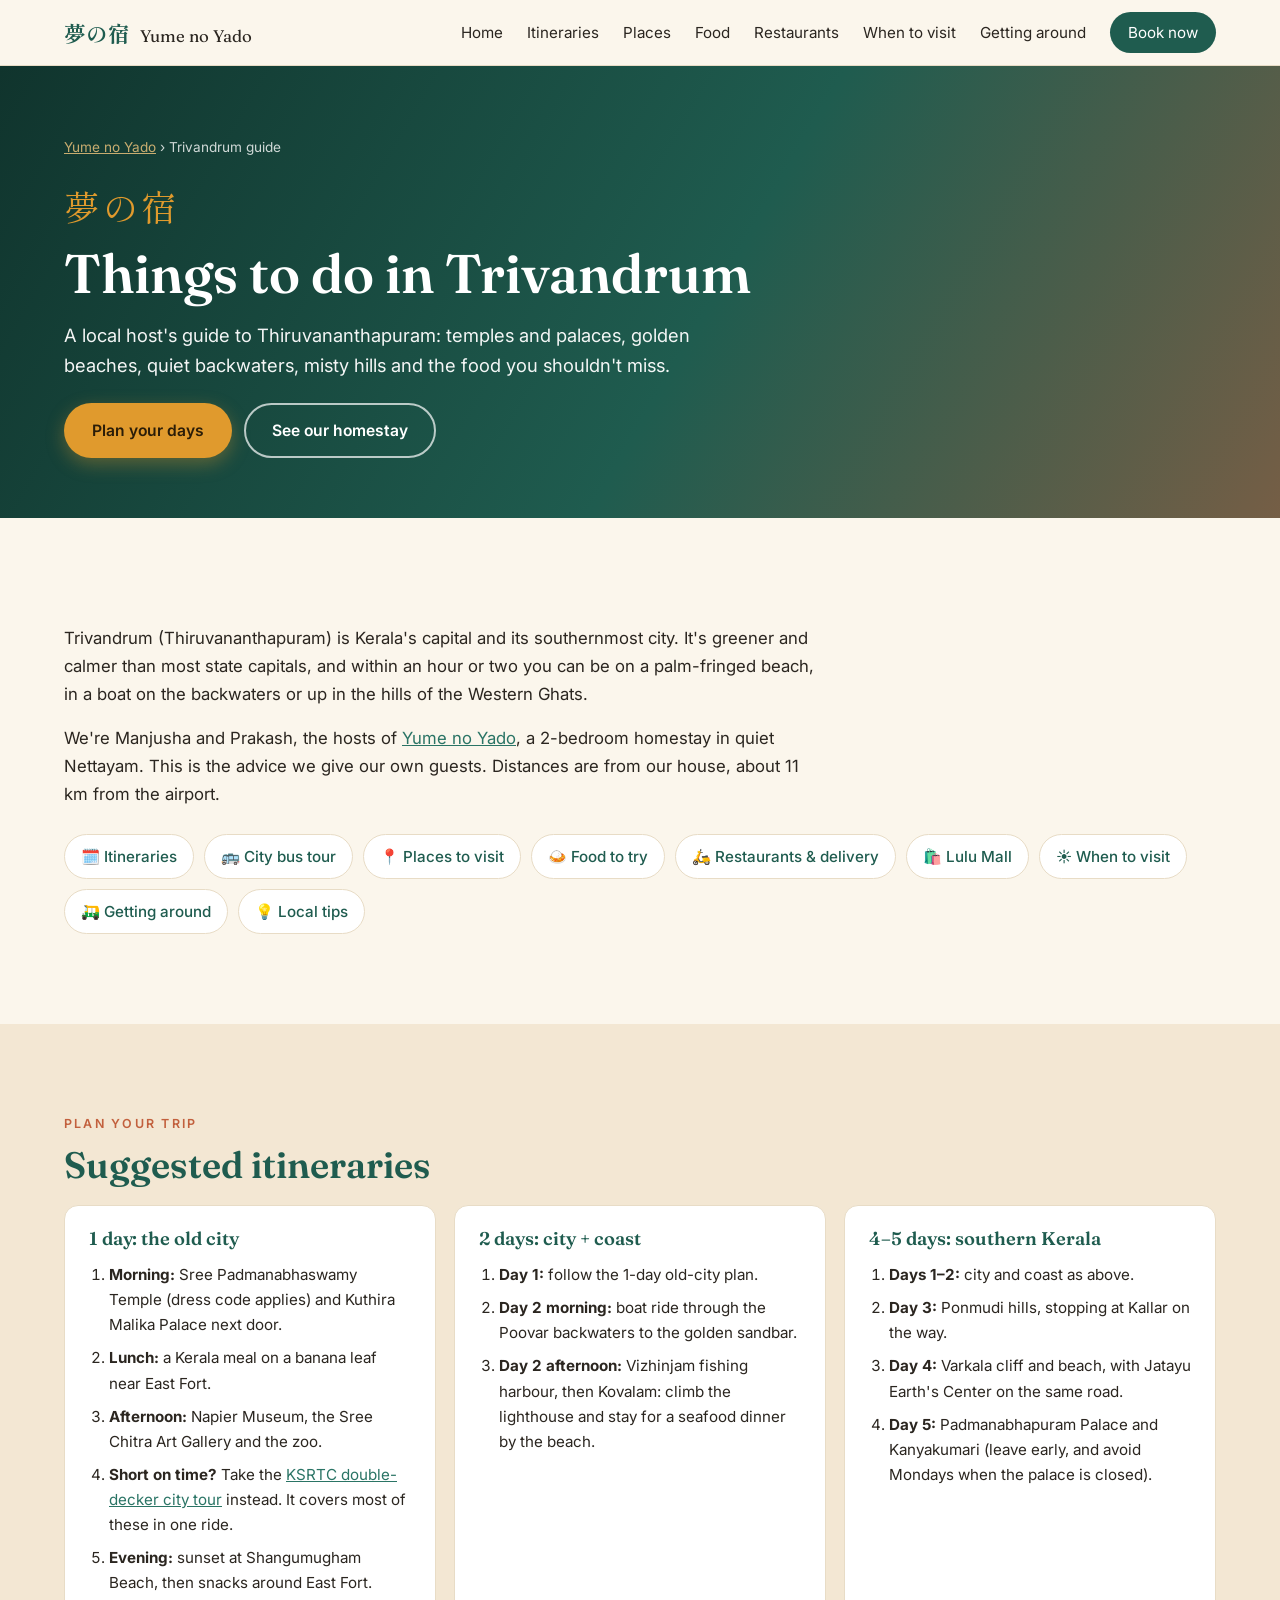
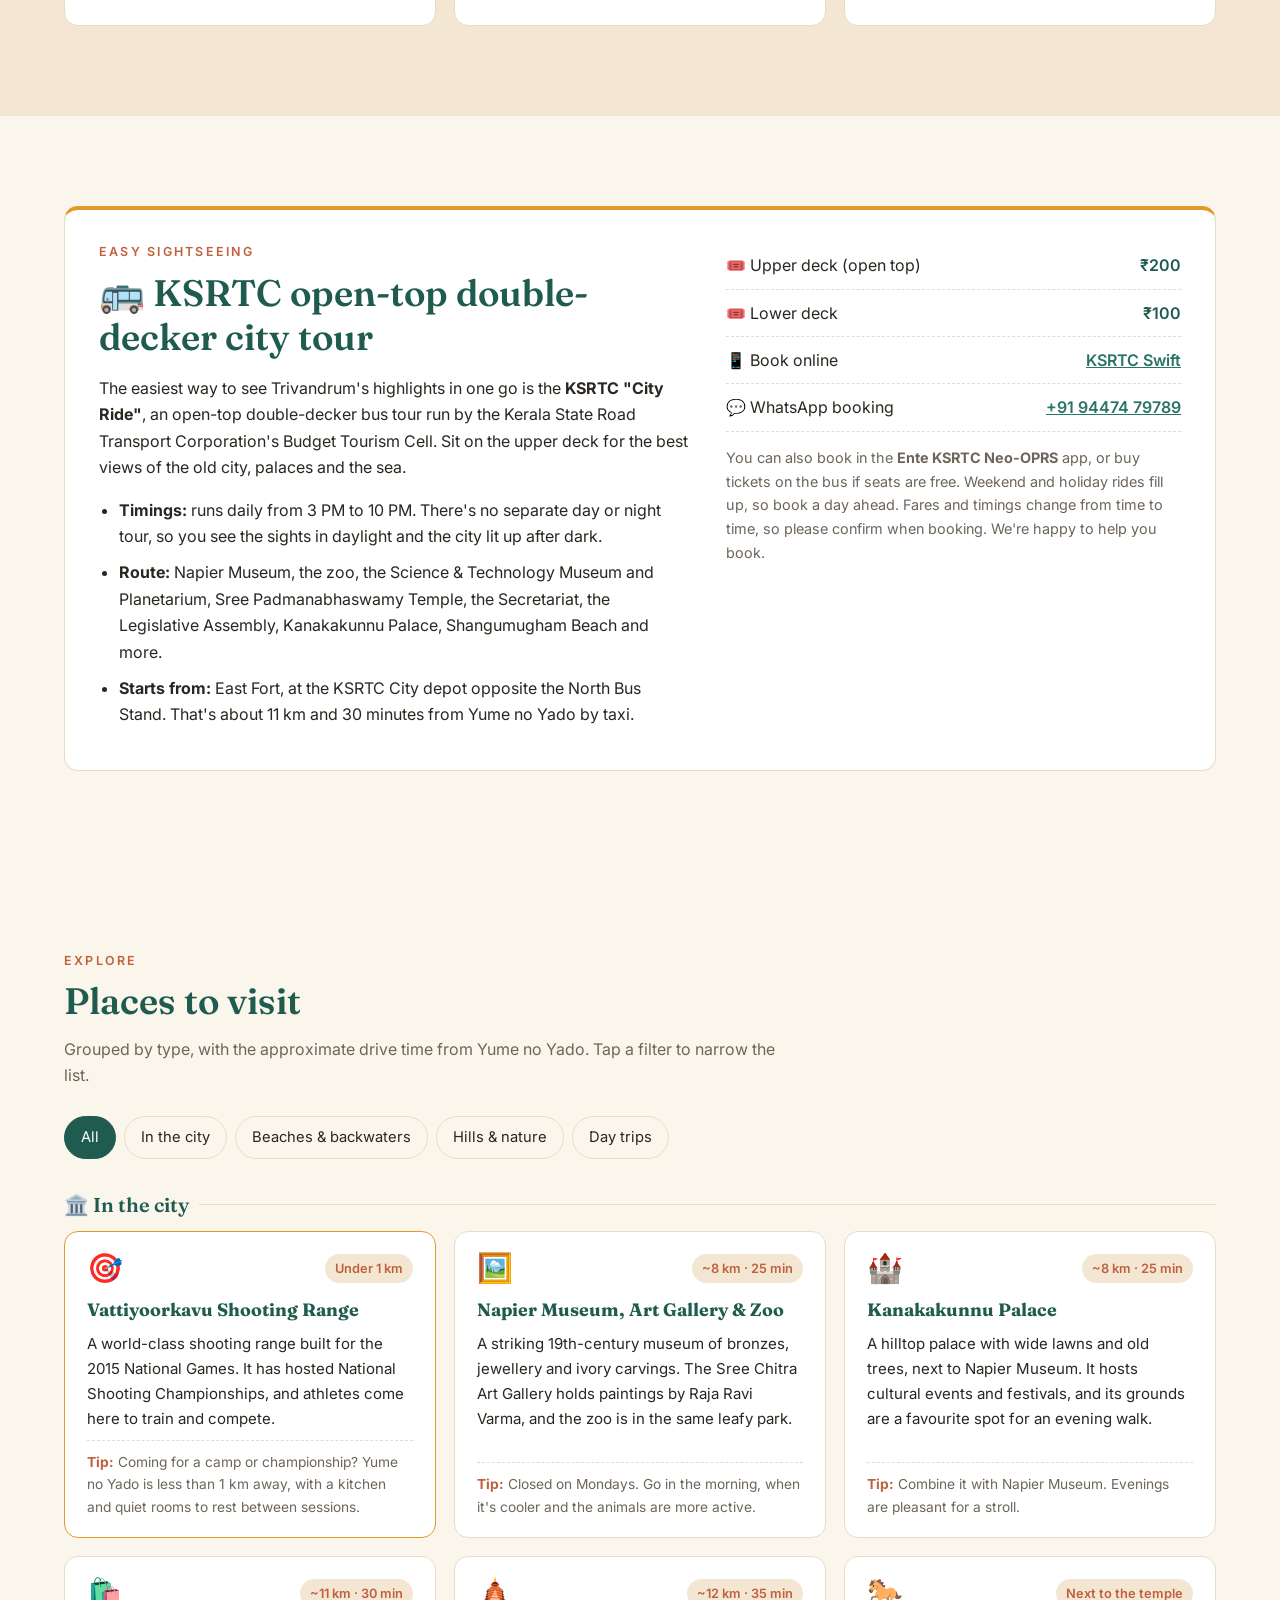
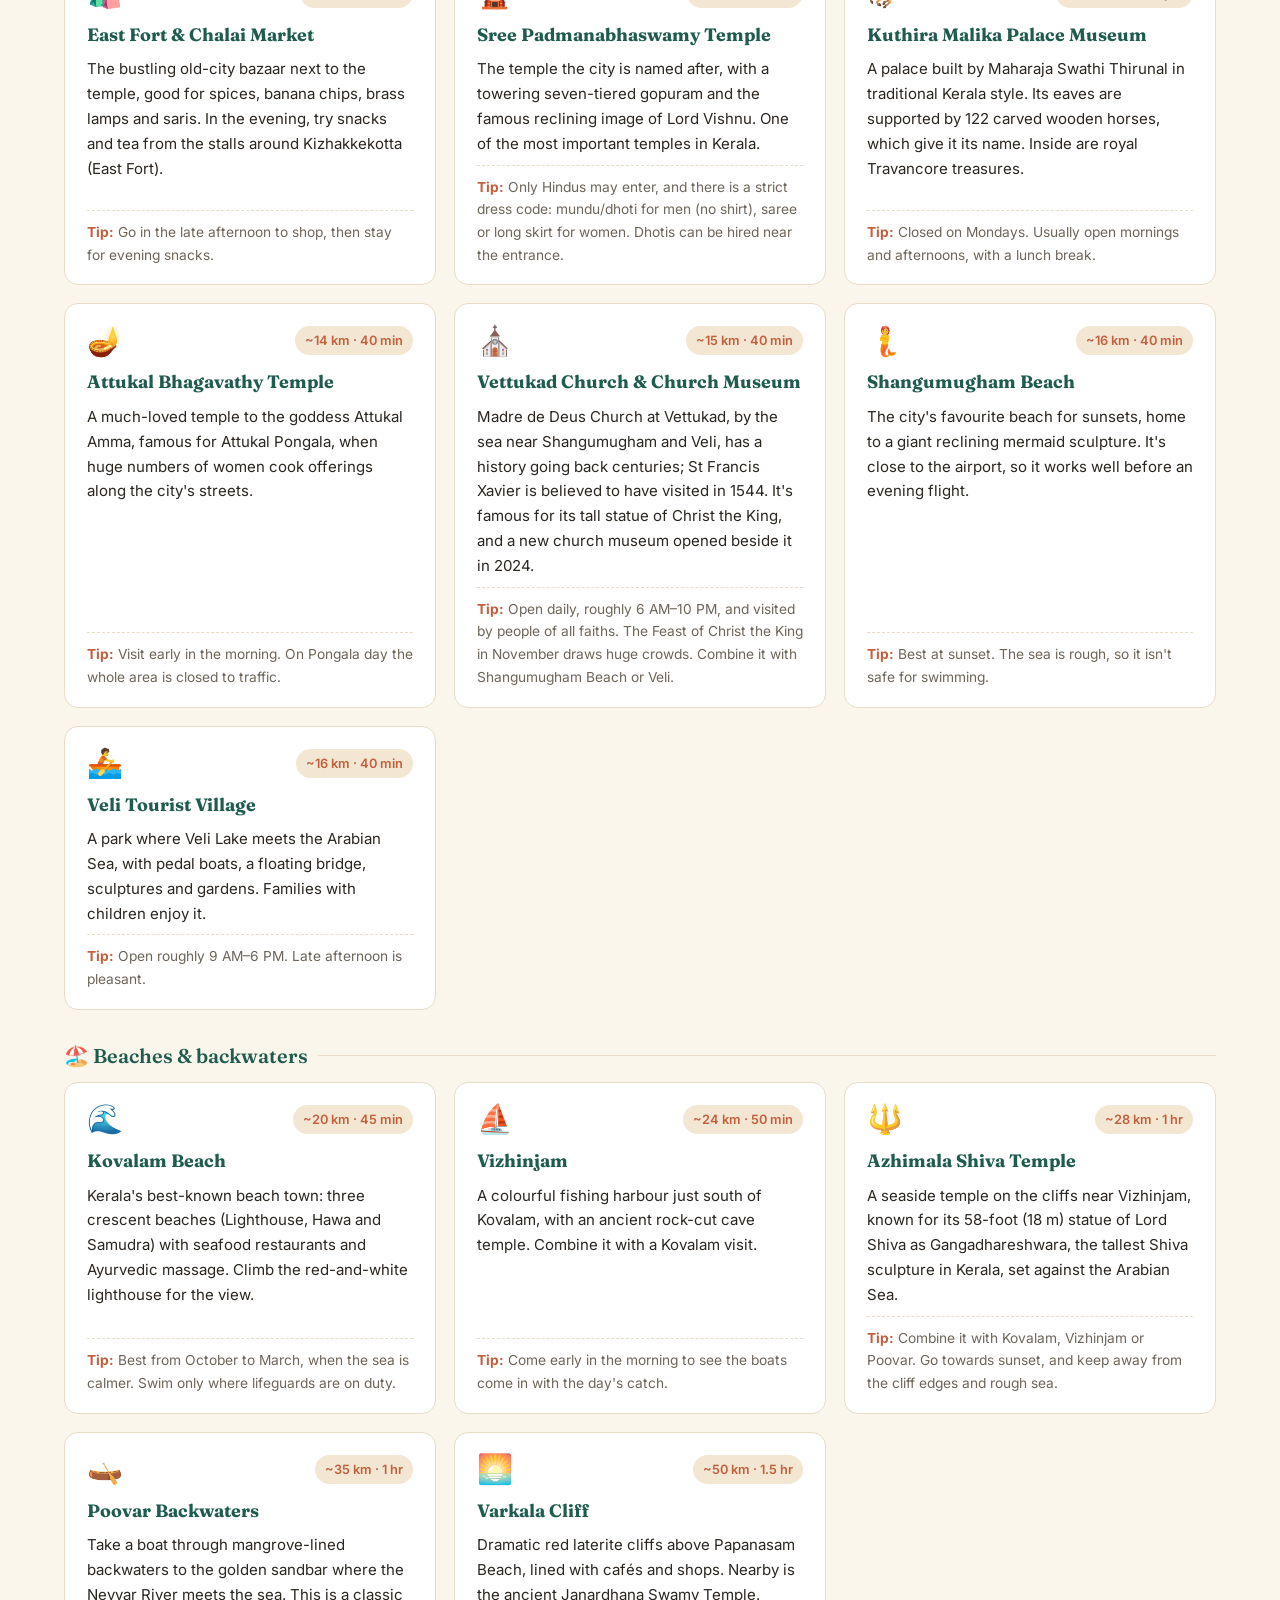
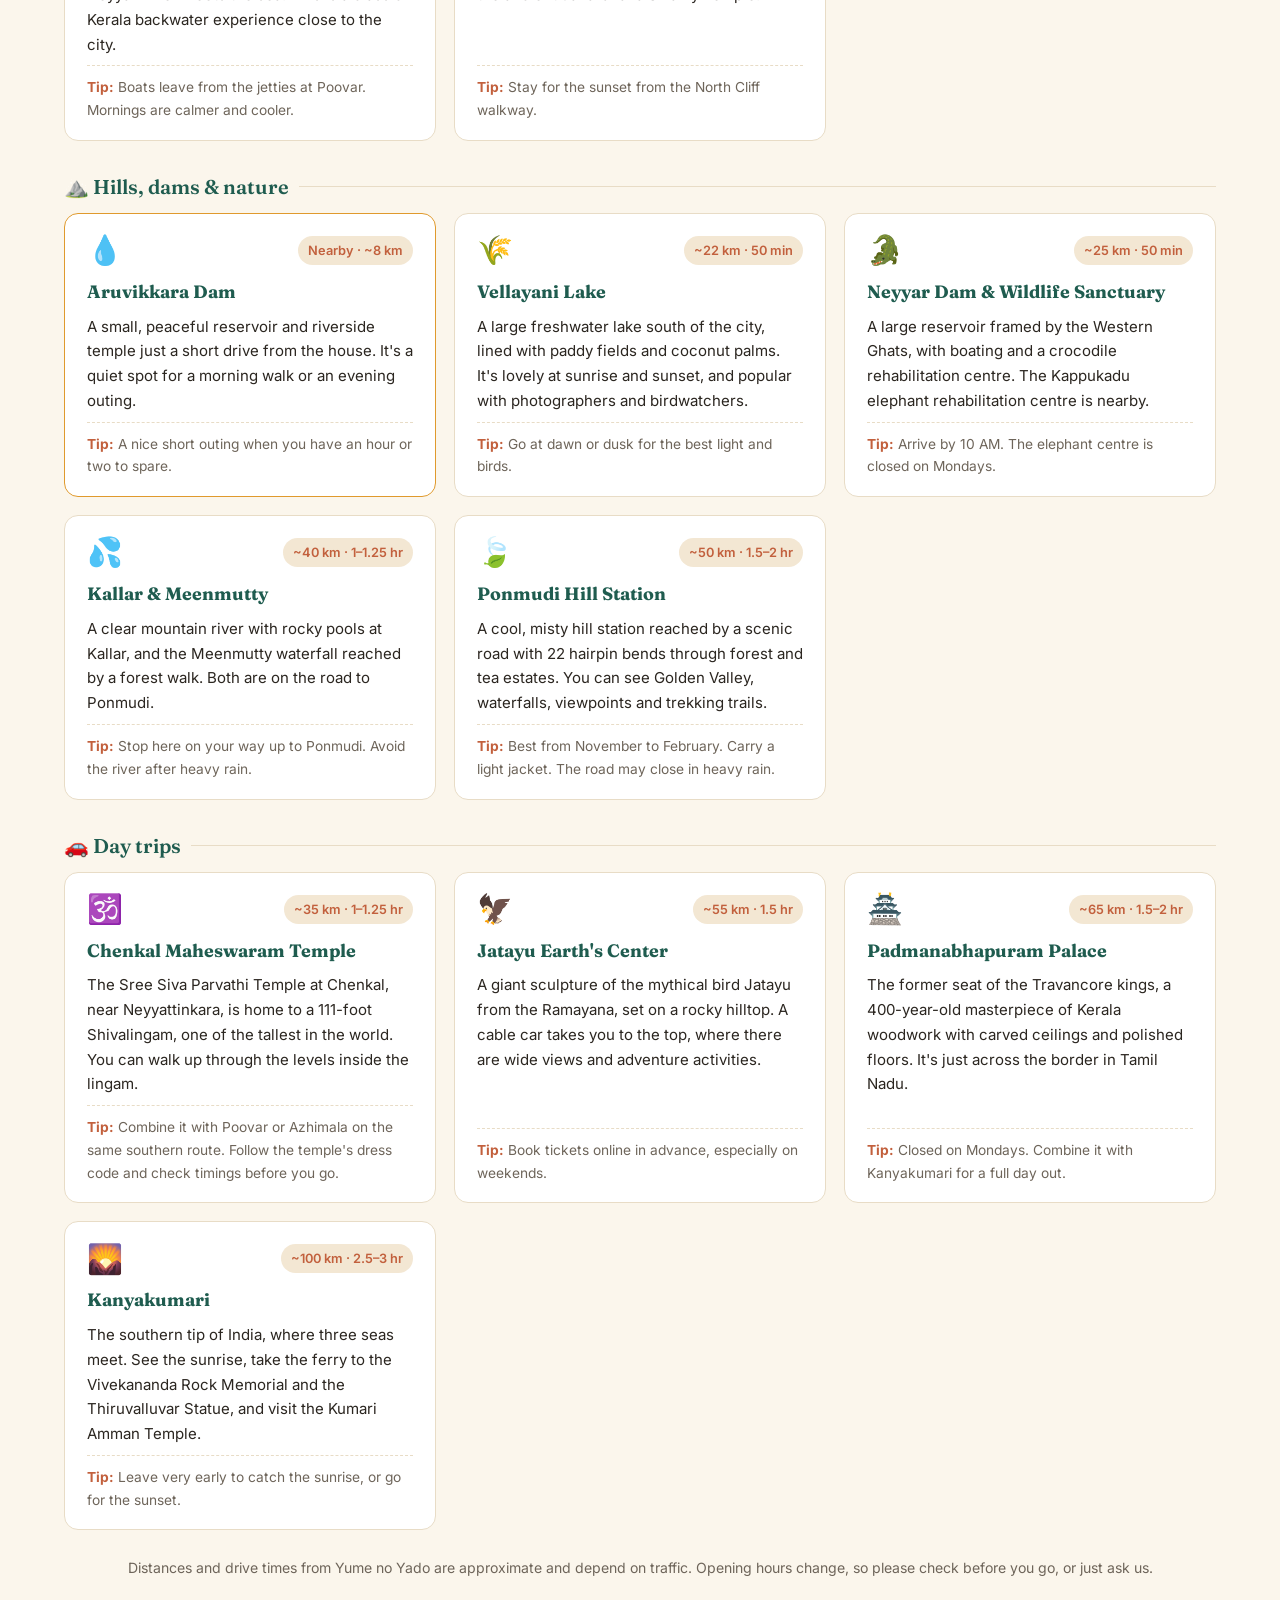
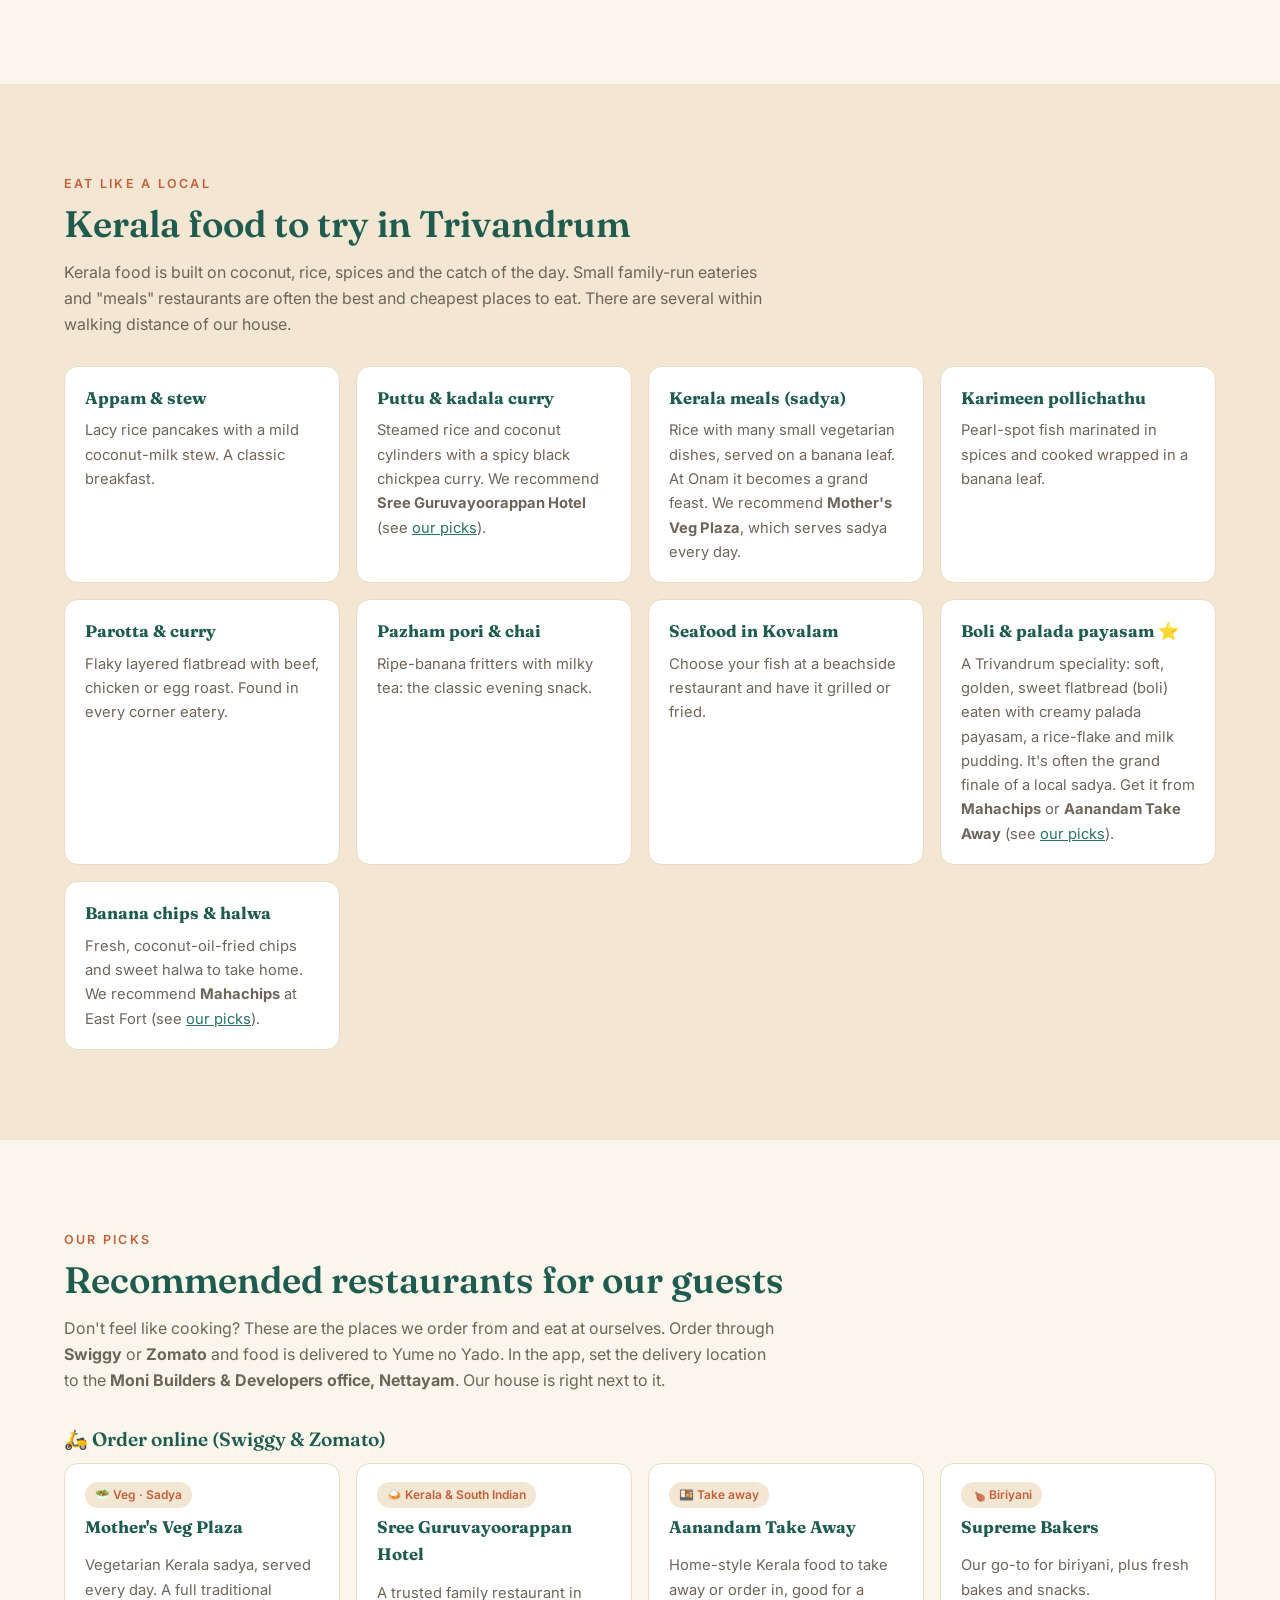
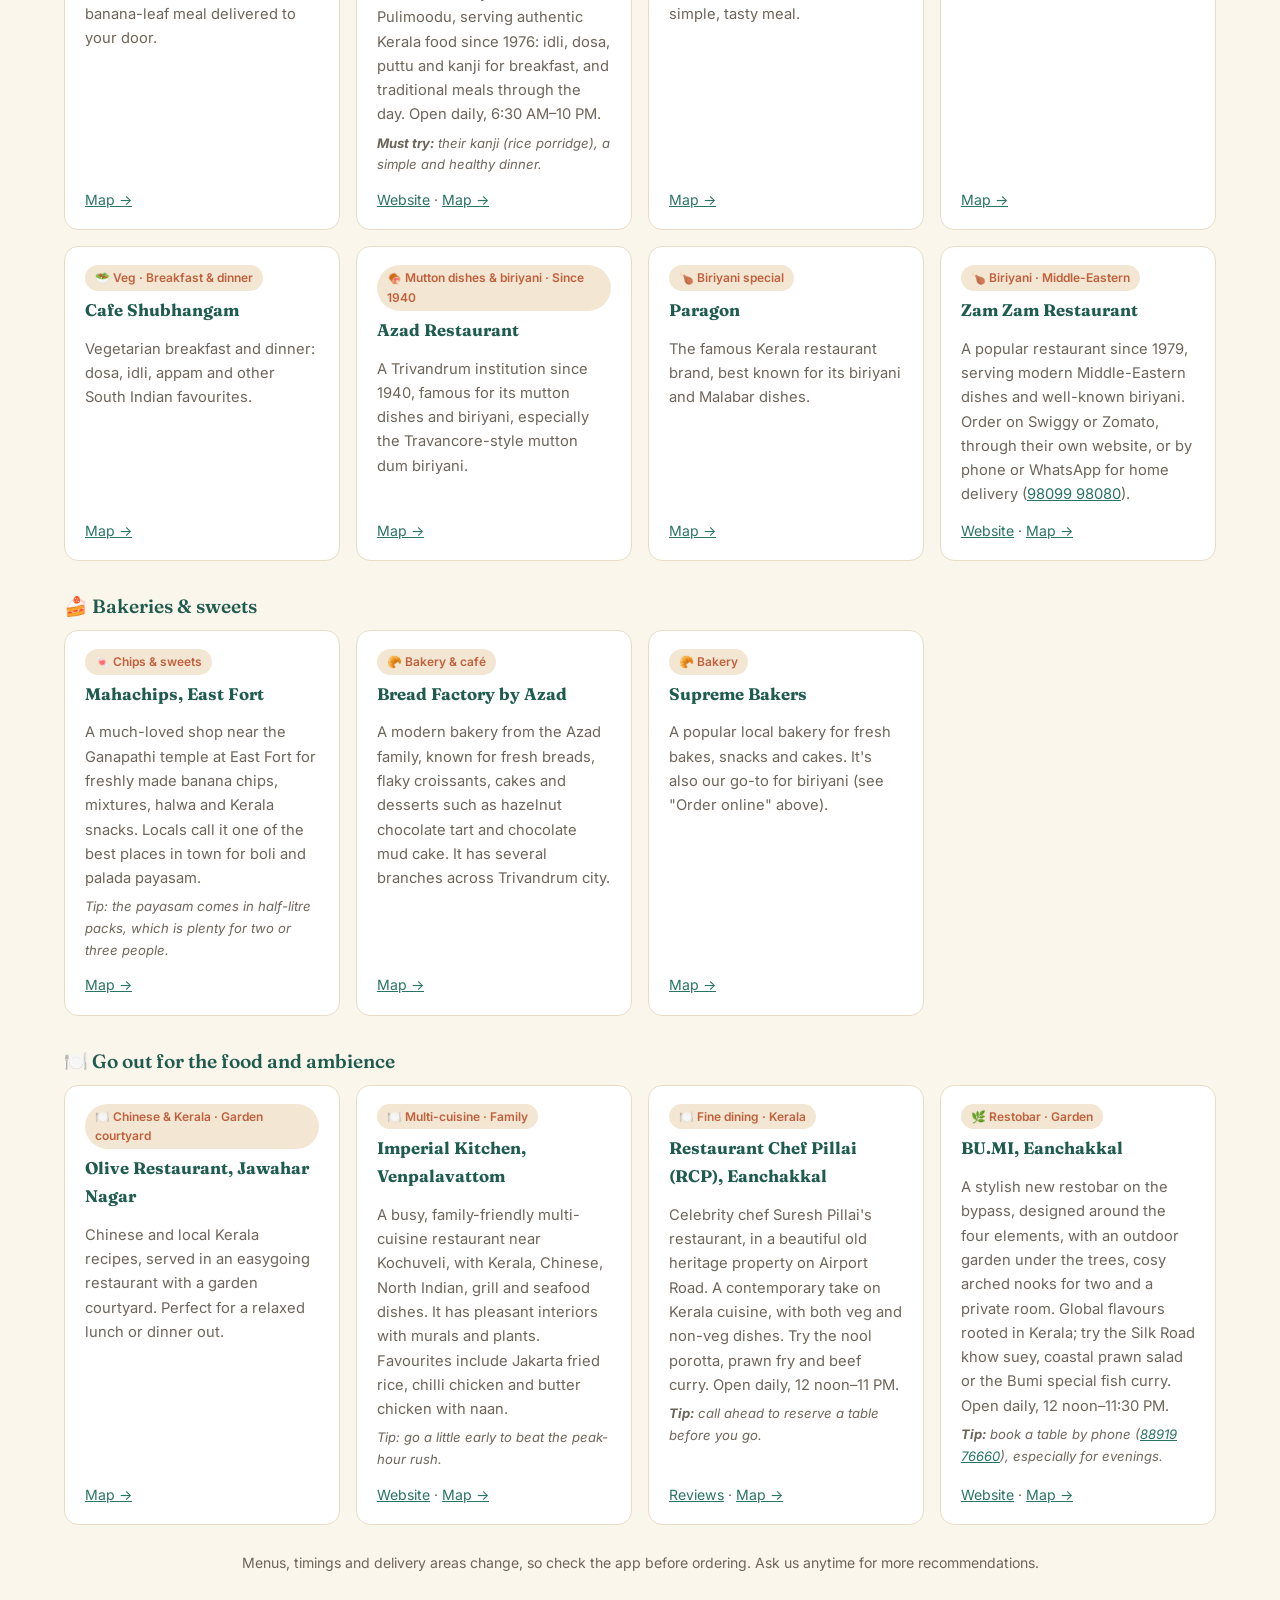
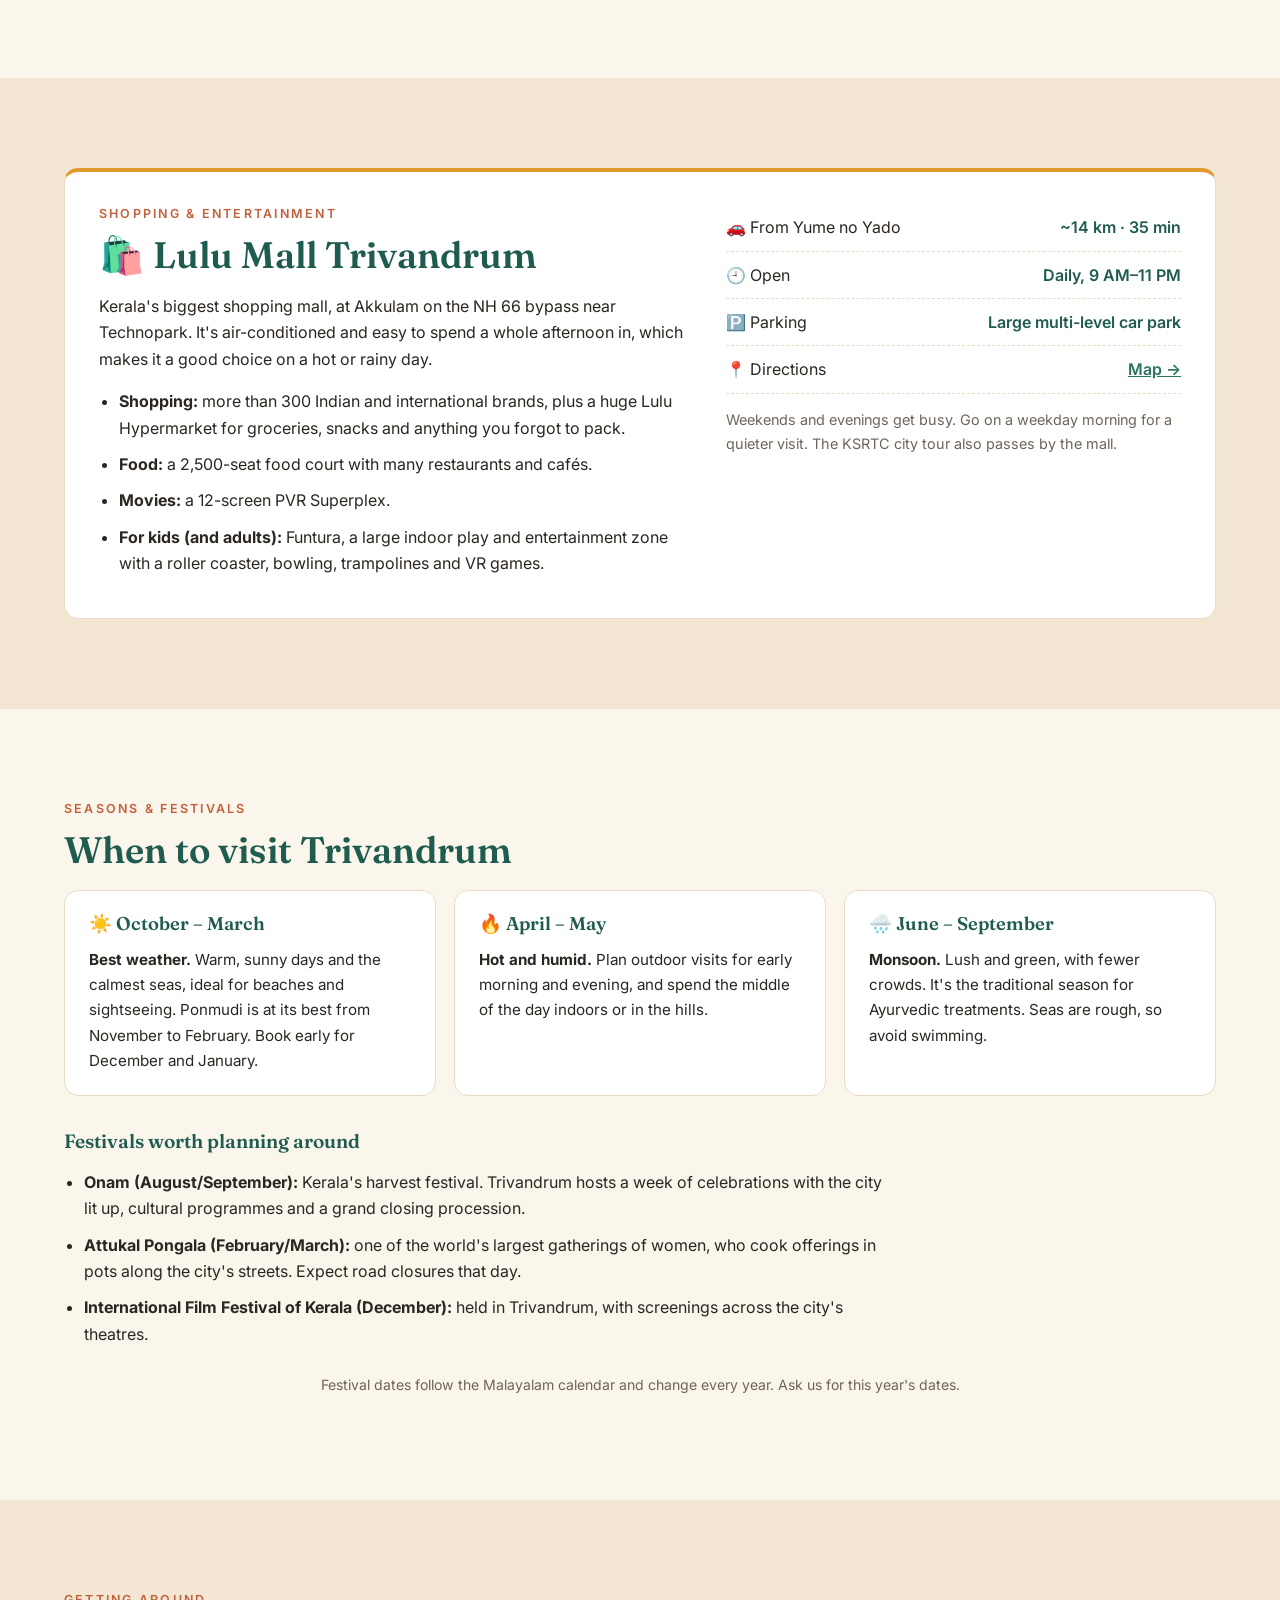
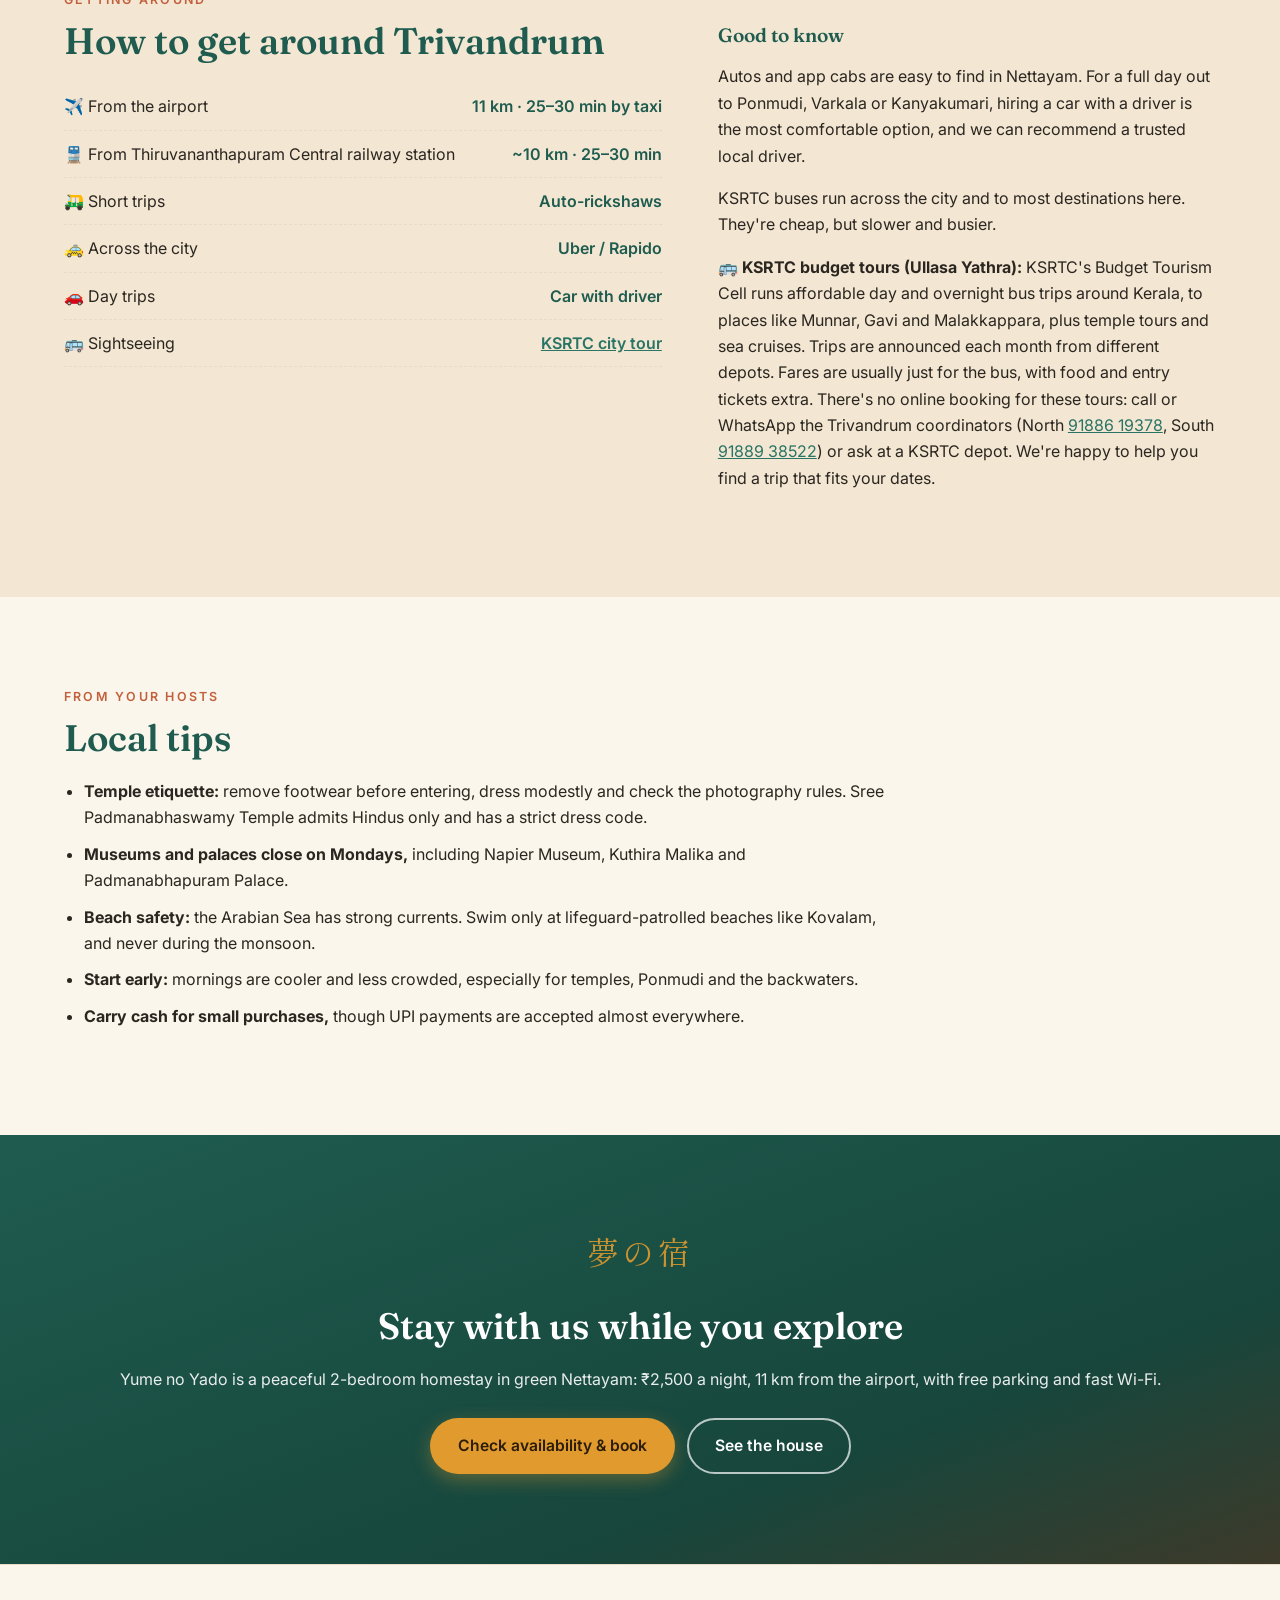
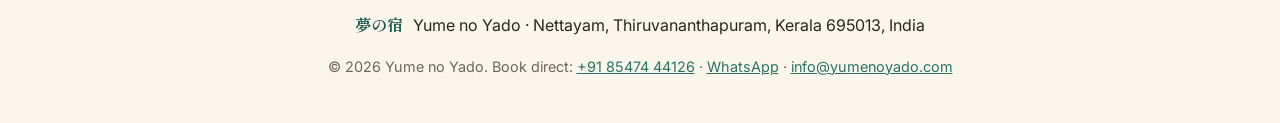
<file: things-to-do-in-trivandrum.html>
<!DOCTYPE html>
<!--
  Yume no Yado — "Things to do in Trivandrum" guide page
  Uses the same style.css and script.js as the main page.
  Look for "EDIT" comments for things you may want to change.
-->
<html lang="en-IN">
<head>
  <meta charset="UTF-8">
  <meta name="viewport" content="width=device-width, initial-scale=1.0">

  <!-- ===== SEO ===== -->
  <title>Things to Do in Trivandrum: A Local Guide | Yume no Yado</title>
  <meta name="description" content="A local host's guide to Trivandrum: temples, palaces, Kovalam and Varkala beaches, Poovar backwaters, Ponmudi hills, food to try, itineraries and the best time to visit.">
  <link rel="canonical" href="https://yumenoyado.com/things-to-do-in-trivandrum">
  <meta name="robots" content="index, follow">
  <meta name="theme-color" content="#10342d">
  <meta property="og:type" content="article">
  <meta property="og:site_name" content="Yume no Yado (The Dream Inn)">
  <meta property="og:url" content="https://yumenoyado.com/things-to-do-in-trivandrum">
  <meta property="og:title" content="Things to Do in Trivandrum – a local host's guide">
  <meta property="og:description" content="Temples, beaches, backwaters, hills, food and itineraries for Thiruvananthapuram, from the hosts of Yume no Yado.">
  <meta property="og:image" content="https://yumenoyado.com/images/living-room.jpg">
  <meta property="og:locale" content="en_IN">
  <meta name="twitter:card" content="summary_large_image">

  <link rel="preconnect" href="https://fonts.googleapis.com">
  <link rel="preconnect" href="https://fonts.gstatic.com" crossorigin>
  <link href="https://fonts.googleapis.com/css2?family=Shippori+Mincho:wght@500;700&family=Fraunces:opsz,wght@9..144,500;9..144,600&family=Inter:wght@400;500;600&display=swap" rel="stylesheet">

  <style>.book-bar, .nav-book { display: none; }</style>
  <!-- EDIT: bump the ?v= number whenever style.css or script.js changes -->
  <link rel="stylesheet" href="style.css?v=8">
</head>
<body>

<!-- ================= NAVIGATION ================= -->
<header class="nav" id="top">
  <a href="index.html" class="brand">
    <span class="brand-jp">夢の宿</span>
    <span class="brand-en">Yume no Yado</span>
  </a>
  <a href="index.html#book" class="nav-book">Book</a>
  <button class="menu-btn" aria-label="Open menu" aria-expanded="false">☰</button>
  <nav class="menu">
    <a href="index.html">Home</a>
    <a href="#itineraries">Itineraries</a>
    <a href="#places">Places</a>
    <a href="#food">Food</a>
    <a href="#restaurants">Restaurants</a>
    <a href="#when">When to visit</a>
    <a href="#getting-around">Getting around</a>
    <a href="index.html#book" class="nav-cta">Book now</a>
  </nav>
</header>

<!-- ================= PAGE HEADER ================= -->
<section class="page-hero">
  <div class="inner">
    <p class="crumbs"><a href="index.html">Yume no Yado</a> › Trivandrum guide</p>
    <p class="hero-kanji">夢の宿</p>
    <h1>Things to do in Trivandrum</h1>
    <p class="hero-sub">A local host's guide to Thiruvananthapuram: temples and palaces, golden beaches, quiet backwaters, misty hills and the food you shouldn't miss.</p>
    <div class="hero-actions">
      <a href="#itineraries" class="btn btn-primary">Plan your days</a>
      <a href="index.html" class="btn btn-ghost">See our homestay</a>
    </div>
  </div>
</section>

<!-- ================= INTRO ================= -->
<section class="section">
  <div class="guide-intro">
    <p>Trivandrum (Thiruvananthapuram) is Kerala's capital and its southernmost city. It's greener and calmer than most state capitals, and within an hour or two you can be on a palm-fringed beach, in a boat on the backwaters or up in the hills of the Western Ghats.</p>
    <p>We're Manjusha and Prakash, the hosts of <a href="index.html">Yume no Yado</a>, a 2-bedroom homestay in quiet Nettayam. This is the advice we give our own guests. Distances are from our house, about 11 km from the airport.</p>
  </div>
  <nav class="toc" aria-label="On this page">
    <a href="#itineraries">🗓️ Itineraries</a>
    <a href="#city-tour">🚌 City bus tour</a>
    <a href="#places">📍 Places to visit</a>
    <a href="#food">🍛 Food to try</a>
    <a href="#restaurants">🛵 Restaurants &amp; delivery</a>
    <a href="#lulu-mall">🛍️ Lulu Mall</a>
    <a href="#when">☀️ When to visit</a>
    <a href="#getting-around">🛺 Getting around</a>
    <a href="#tips">💡 Local tips</a>
  </nav>
</section>

<!-- ================= ITINERARIES ================= -->
<section id="itineraries" class="section tinted">
  <div class="inner">
    <p class="eyebrow">Plan your trip</p>
    <h2>Suggested itineraries</h2>
    <div class="itin-grid">
      <article class="itin">
        <h3>1 day: the old city</h3>
        <ol>
          <li><b>Morning:</b> Sree Padmanabhaswamy Temple (dress code applies) and Kuthira Malika Palace next door.</li>
          <li><b>Lunch:</b> a Kerala meal on a banana leaf near East Fort.</li>
          <li><b>Afternoon:</b> Napier Museum, the Sree Chitra Art Gallery and the zoo.</li>
          <li><b>Short on time?</b> Take the <a href="#city-tour">KSRTC double-decker city tour</a> instead. It covers most of these in one ride.</li>
          <li><b>Evening:</b> sunset at Shangumugham Beach, then snacks around East Fort.</li>
        </ol>
      </article>
      <article class="itin">
        <h3>2 days: city + coast</h3>
        <ol>
          <li><b>Day 1:</b> follow the 1-day old-city plan.</li>
          <li><b>Day 2 morning:</b> boat ride through the Poovar backwaters to the golden sandbar.</li>
          <li><b>Day 2 afternoon:</b> Vizhinjam fishing harbour, then Kovalam: climb the lighthouse and stay for a seafood dinner by the beach.</li>
        </ol>
      </article>
      <article class="itin">
        <h3>4–5 days: southern Kerala</h3>
        <ol>
          <li><b>Days 1–2:</b> city and coast as above.</li>
          <li><b>Day 3:</b> Ponmudi hills, stopping at Kallar on the way.</li>
          <li><b>Day 4:</b> Varkala cliff and beach, with Jatayu Earth's Center on the same road.</li>
          <li><b>Day 5:</b> Padmanabhapuram Palace and Kanyakumari (leave early, and avoid Mondays when the palace is closed).</li>
        </ol>
      </article>
    </div>
  </div>
</section>

<!-- ================= KSRTC CITY TOUR ================= -->
<!-- EDIT: KSRTC changes fares and timings from time to time. Last checked October 2026. -->
<section id="city-tour" class="section">
  <div class="tour-card">
    <div class="tour-text">
      <p class="eyebrow">Easy sightseeing</p>
      <h2>🚌 KSRTC open-top double-decker city tour</h2>
      <p>The easiest way to see Trivandrum's highlights in one go is the <b>KSRTC "City Ride"</b>, an open-top double-decker bus tour run by the Kerala State Road Transport Corporation's Budget Tourism Cell. Sit on the upper deck for the best views of the old city, palaces and the sea.</p>
      <ul class="tour-list">
        <li><b>Timings:</b> runs daily from 3 PM to 10 PM. There's no separate day or night tour, so you see the sights in daylight and the city lit up after dark.</li>
        <li><b>Route:</b> Napier Museum, the zoo, the Science &amp; Technology Museum and Planetarium, Sree Padmanabhaswamy Temple, the Secretariat, the Legislative Assembly, Kanakakunnu Palace, Shangumugham Beach and more.</li>
        <li><b>Starts from:</b> East Fort, at the KSRTC City depot opposite the North Bus Stand. That's about 11 km and 30 minutes from Yume no Yado by taxi.</li>
      </ul>
    </div>
    <div class="tour-facts">
      <ul class="distances">
        <li><span>🎟️ Upper deck (open top)</span><b>₹200</b></li>
        <li><span>🎟️ Lower deck</span><b>₹100</b></li>
        <li><span>📱 Book online</span><b><a href="https://onlineksrtcswift.com/" target="_blank" rel="noopener">KSRTC Swift</a></b></li>
        <li><span>💬 WhatsApp booking</span><b><a href="https://wa.me/919447479789" target="_blank" rel="noopener">+91 94474 79789</a></b></li>
      </ul>
      <p class="tour-note">You can also book in the <b>Ente KSRTC Neo-OPRS</b> app, or buy tickets on the bus if seats are free. Weekend and holiday rides fill up, so book a day ahead. Fares and timings change from time to time, so please confirm when booking. We're happy to help you book.</p>
    </div>
  </div>
</section>

<!-- ================= PLACES ================= -->
<!-- EDIT: these cards match the main page. Distances/times are approximate from Yume no Yado. -->
<section id="places" class="section">
  <p class="eyebrow">Explore</p>
  <h2>Places to visit</h2>
  <p class="intro">Grouped by type, with the approximate drive time from Yume no Yado. Tap a filter to narrow the list.</p>
  <div class="attr-tabs" role="tablist">
    <button class="active" data-filter="all">All</button>
    <button data-filter="city">In the city</button>
    <button data-filter="beach">Beaches &amp; backwaters</button>
    <button data-filter="nature">Hills &amp; nature</button>
    <button data-filter="day">Day trips</button>
  </div>

  <div class="attr-group" data-group="city">
    <h3>🏛️ In the city</h3>
    <div class="attr-grid">
      <article class="attr near">
        <div class="attr-top"><span class="attr-ico">🎯</span><span class="dist">Under 1 km</span></div>
        <h4>Vattiyoorkavu Shooting Range</h4>
        <p>A world-class shooting range built for the 2015 National Games. It has hosted National Shooting Championships, and athletes come here to train and compete.</p>
        <p class="tip"><b>Tip:</b> Coming for a camp or championship? Yume no Yado is less than 1 km away, with a kitchen and quiet rooms to rest between sessions.</p>
      </article>
      <article class="attr">
        <div class="attr-top"><span class="attr-ico">🖼️</span><span class="dist">~8 km · 25 min</span></div>
        <h4>Napier Museum, Art Gallery &amp; Zoo</h4>
        <p>A striking 19th-century museum of bronzes, jewellery and ivory carvings. The Sree Chitra Art Gallery holds paintings by Raja Ravi Varma, and the zoo is in the same leafy park.</p>
        <p class="tip"><b>Tip:</b> Closed on Mondays. Go in the morning, when it's cooler and the animals are more active.</p>
      </article>
      <article class="attr">
        <div class="attr-top"><span class="attr-ico">🏰</span><span class="dist">~8 km · 25 min</span></div>
        <h4>Kanakakunnu Palace</h4>
        <p>A hilltop palace with wide lawns and old trees, next to Napier Museum. It hosts cultural events and festivals, and its grounds are a favourite spot for an evening walk.</p>
        <p class="tip"><b>Tip:</b> Combine it with Napier Museum. Evenings are pleasant for a stroll.</p>
      </article>
      <article class="attr">
        <div class="attr-top"><span class="attr-ico">🛍️</span><span class="dist">~11 km · 30 min</span></div>
        <h4>East Fort &amp; Chalai Market</h4>
        <p>The bustling old-city bazaar next to the temple, good for spices, banana chips, brass lamps and saris. In the evening, try snacks and tea from the stalls around Kizhakkekotta (East Fort).</p>
        <p class="tip"><b>Tip:</b> Go in the late afternoon to shop, then stay for evening snacks.</p>
      </article>
      <article class="attr">
        <div class="attr-top"><span class="attr-ico">🛕</span><span class="dist">~12 km · 35 min</span></div>
        <h4>Sree Padmanabhaswamy Temple</h4>
        <p>The temple the city is named after, with a towering seven-tiered gopuram and the famous reclining image of Lord Vishnu. One of the most important temples in Kerala.</p>
        <p class="tip"><b>Tip:</b> Only Hindus may enter, and there is a strict dress code: mundu/dhoti for men (no shirt), saree or long skirt for women. Dhotis can be hired near the entrance.</p>
      </article>
      <article class="attr">
        <div class="attr-top"><span class="attr-ico">🐎</span><span class="dist">Next to the temple</span></div>
        <h4>Kuthira Malika Palace Museum</h4>
        <p>A palace built by Maharaja Swathi Thirunal in traditional Kerala style. Its eaves are supported by 122 carved wooden horses, which give it its name. Inside are royal Travancore treasures.</p>
        <p class="tip"><b>Tip:</b> Closed on Mondays. Usually open mornings and afternoons, with a lunch break.</p>
      </article>
      <article class="attr">
        <div class="attr-top"><span class="attr-ico">🪔</span><span class="dist">~14 km · 40 min</span></div>
        <h4>Attukal Bhagavathy Temple</h4>
        <p>A much-loved temple to the goddess Attukal Amma, famous for Attukal Pongala, when huge numbers of women cook offerings along the city's streets.</p>
        <p class="tip"><b>Tip:</b> Visit early in the morning. On Pongala day the whole area is closed to traffic.</p>
      </article>
      <article class="attr">
        <div class="attr-top"><span class="attr-ico">⛪</span><span class="dist">~15 km · 40 min</span></div>
        <h4>Vettukad Church &amp; Church Museum</h4>
        <p>Madre de Deus Church at Vettukad, by the sea near Shangumugham and Veli, has a history going back centuries; St Francis Xavier is believed to have visited in 1544. It's famous for its tall statue of Christ the King, and a new church museum opened beside it in 2024.</p>
        <p class="tip"><b>Tip:</b> Open daily, roughly 6 AM–10 PM, and visited by people of all faiths. The Feast of Christ the King in November draws huge crowds. Combine it with Shangumugham Beach or Veli.</p>
      </article>
      <article class="attr">
        <div class="attr-top"><span class="attr-ico">🧜</span><span class="dist">~16 km · 40 min</span></div>
        <h4>Shangumugham Beach</h4>
        <p>The city's favourite beach for sunsets, home to a giant reclining mermaid sculpture. It's close to the airport, so it works well before an evening flight.</p>
        <p class="tip"><b>Tip:</b> Best at sunset. The sea is rough, so it isn't safe for swimming.</p>
      </article>
      <article class="attr">
        <div class="attr-top"><span class="attr-ico">🚣</span><span class="dist">~16 km · 40 min</span></div>
        <h4>Veli Tourist Village</h4>
        <p>A park where Veli Lake meets the Arabian Sea, with pedal boats, a floating bridge, sculptures and gardens. Families with children enjoy it.</p>
        <p class="tip"><b>Tip:</b> Open roughly 9 AM–6 PM. Late afternoon is pleasant.</p>
      </article>
    </div>
  </div>

  <div class="attr-group" data-group="beach">
    <h3>🏖️ Beaches &amp; backwaters</h3>
    <div class="attr-grid">
      <article class="attr">
        <div class="attr-top"><span class="attr-ico">🌊</span><span class="dist">~20 km · 45 min</span></div>
        <h4>Kovalam Beach</h4>
        <p>Kerala's best-known beach town: three crescent beaches (Lighthouse, Hawa and Samudra) with seafood restaurants and Ayurvedic massage. Climb the red-and-white lighthouse for the view.</p>
        <p class="tip"><b>Tip:</b> Best from October to March, when the sea is calmer. Swim only where lifeguards are on duty.</p>
      </article>
      <article class="attr">
        <div class="attr-top"><span class="attr-ico">⛵</span><span class="dist">~24 km · 50 min</span></div>
        <h4>Vizhinjam</h4>
        <p>A colourful fishing harbour just south of Kovalam, with an ancient rock-cut cave temple. Combine it with a Kovalam visit.</p>
        <p class="tip"><b>Tip:</b> Come early in the morning to see the boats come in with the day's catch.</p>
      </article>
      <article class="attr">
        <div class="attr-top"><span class="attr-ico">🔱</span><span class="dist">~28 km · 1 hr</span></div>
        <h4>Azhimala Shiva Temple</h4>
        <p>A seaside temple on the cliffs near Vizhinjam, known for its 58-foot (18 m) statue of Lord Shiva as Gangadhareshwara, the tallest Shiva sculpture in Kerala, set against the Arabian Sea.</p>
        <p class="tip"><b>Tip:</b> Combine it with Kovalam, Vizhinjam or Poovar. Go towards sunset, and keep away from the cliff edges and rough sea.</p>
      </article>
      <article class="attr">
        <div class="attr-top"><span class="attr-ico">🛶</span><span class="dist">~35 km · 1 hr</span></div>
        <h4>Poovar Backwaters</h4>
        <p>Take a boat through mangrove-lined backwaters to the golden sandbar where the Neyyar River meets the sea. This is a classic Kerala backwater experience close to the city.</p>
        <p class="tip"><b>Tip:</b> Boats leave from the jetties at Poovar. Mornings are calmer and cooler.</p>
      </article>
      <article class="attr">
        <div class="attr-top"><span class="attr-ico">🌅</span><span class="dist">~50 km · 1.5 hr</span></div>
        <h4>Varkala Cliff</h4>
        <p>Dramatic red laterite cliffs above Papanasam Beach, lined with cafés and shops. Nearby is the ancient Janardhana Swamy Temple.</p>
        <p class="tip"><b>Tip:</b> Stay for the sunset from the North Cliff walkway.</p>
      </article>
    </div>
  </div>

  <div class="attr-group" data-group="nature">
    <h3>⛰️ Hills, dams &amp; nature</h3>
    <div class="attr-grid">
      <article class="attr near">
        <div class="attr-top"><span class="attr-ico">💧</span><span class="dist">Nearby · ~8 km</span></div>
        <h4>Aruvikkara Dam</h4>
        <p>A small, peaceful reservoir and riverside temple just a short drive from the house. It's a quiet spot for a morning walk or an evening outing.</p>
        <p class="tip"><b>Tip:</b> A nice short outing when you have an hour or two to spare.</p>
      </article>
      <article class="attr">
        <div class="attr-top"><span class="attr-ico">🌾</span><span class="dist">~22 km · 50 min</span></div>
        <h4>Vellayani Lake</h4>
        <p>A large freshwater lake south of the city, lined with paddy fields and coconut palms. It's lovely at sunrise and sunset, and popular with photographers and birdwatchers.</p>
        <p class="tip"><b>Tip:</b> Go at dawn or dusk for the best light and birds.</p>
      </article>
      <article class="attr">
        <div class="attr-top"><span class="attr-ico">🐊</span><span class="dist">~25 km · 50 min</span></div>
        <h4>Neyyar Dam &amp; Wildlife Sanctuary</h4>
        <p>A large reservoir framed by the Western Ghats, with boating and a crocodile rehabilitation centre. The Kappukadu elephant rehabilitation centre is nearby.</p>
        <p class="tip"><b>Tip:</b> Arrive by 10 AM. The elephant centre is closed on Mondays.</p>
      </article>
      <article class="attr">
        <div class="attr-top"><span class="attr-ico">💦</span><span class="dist">~40 km · 1–1.25 hr</span></div>
        <h4>Kallar &amp; Meenmutty</h4>
        <p>A clear mountain river with rocky pools at Kallar, and the Meenmutty waterfall reached by a forest walk. Both are on the road to Ponmudi.</p>
        <p class="tip"><b>Tip:</b> Stop here on your way up to Ponmudi. Avoid the river after heavy rain.</p>
      </article>
      <article class="attr">
        <div class="attr-top"><span class="attr-ico">🍃</span><span class="dist">~50 km · 1.5–2 hr</span></div>
        <h4>Ponmudi Hill Station</h4>
        <p>A cool, misty hill station reached by a scenic road with 22 hairpin bends through forest and tea estates. You can see Golden Valley, waterfalls, viewpoints and trekking trails.</p>
        <p class="tip"><b>Tip:</b> Best from November to February. Carry a light jacket. The road may close in heavy rain.</p>
      </article>
    </div>
  </div>

  <div class="attr-group" data-group="day">
    <h3>🚗 Day trips</h3>
    <div class="attr-grid">
      <article class="attr">
        <div class="attr-top"><span class="attr-ico">🕉️</span><span class="dist">~35 km · 1–1.25 hr</span></div>
        <h4>Chenkal Maheswaram Temple</h4>
        <p>The Sree Siva Parvathi Temple at Chenkal, near Neyyattinkara, is home to a 111-foot Shivalingam, one of the tallest in the world. You can walk up through the levels inside the lingam.</p>
        <p class="tip"><b>Tip:</b> Combine it with Poovar or Azhimala on the same southern route. Follow the temple's dress code and check timings before you go.</p>
      </article>
      <article class="attr">
        <div class="attr-top"><span class="attr-ico">🦅</span><span class="dist">~55 km · 1.5 hr</span></div>
        <h4>Jatayu Earth's Center</h4>
        <p>A giant sculpture of the mythical bird Jatayu from the Ramayana, set on a rocky hilltop. A cable car takes you to the top, where there are wide views and adventure activities.</p>
        <p class="tip"><b>Tip:</b> Book tickets online in advance, especially on weekends.</p>
      </article>
      <article class="attr">
        <div class="attr-top"><span class="attr-ico">🏯</span><span class="dist">~65 km · 1.5–2 hr</span></div>
        <h4>Padmanabhapuram Palace</h4>
        <p>The former seat of the Travancore kings, a 400-year-old masterpiece of Kerala woodwork with carved ceilings and polished floors. It's just across the border in Tamil Nadu.</p>
        <p class="tip"><b>Tip:</b> Closed on Mondays. Combine it with Kanyakumari for a full day out.</p>
      </article>
      <article class="attr">
        <div class="attr-top"><span class="attr-ico">🌄</span><span class="dist">~100 km · 2.5–3 hr</span></div>
        <h4>Kanyakumari</h4>
        <p>The southern tip of India, where three seas meet. See the sunrise, take the ferry to the Vivekananda Rock Memorial and the Thiruvalluvar Statue, and visit the Kumari Amman Temple.</p>
        <p class="tip"><b>Tip:</b> Leave very early to catch the sunrise, or go for the sunset.</p>
      </article>
    </div>
  </div>

  <p class="attr-note">Distances and drive times from Yume no Yado are approximate and depend on traffic. Opening hours change, so please check before you go, or just ask us.</p>
</section>

<!-- ================= FOOD ================= -->
<section id="food" class="section tinted">
  <div class="inner">
    <p class="eyebrow">Eat like a local</p>
    <h2>Kerala food to try in Trivandrum</h2>
    <p class="intro">Kerala food is built on coconut, rice, spices and the catch of the day. Small family-run eateries and "meals" restaurants are often the best and cheapest places to eat. There are several within walking distance of our house.</p>
    <div class="food-grid">
      <div class="food"><h4>Appam &amp; stew</h4><p>Lacy rice pancakes with a mild coconut-milk stew. A classic breakfast.</p></div>
      <div class="food"><h4>Puttu &amp; kadala curry</h4><p>Steamed rice and coconut cylinders with a spicy black chickpea curry. We recommend <b>Sree Guruvayoorappan Hotel</b> (see <a href="#restaurants">our picks</a>).</p></div>
      <div class="food"><h4>Kerala meals (sadya)</h4><p>Rice with many small vegetarian dishes, served on a banana leaf. At Onam it becomes a grand feast. We recommend <b>Mother's Veg Plaza</b>, which serves sadya every day.</p></div>
      <div class="food"><h4>Karimeen pollichathu</h4><p>Pearl-spot fish marinated in spices and cooked wrapped in a banana leaf.</p></div>
      <div class="food"><h4>Parotta &amp; curry</h4><p>Flaky layered flatbread with beef, chicken or egg roast. Found in every corner eatery.</p></div>
      <div class="food"><h4>Pazham pori &amp; chai</h4><p>Ripe-banana fritters with milky tea: the classic evening snack.</p></div>
      <div class="food"><h4>Seafood in Kovalam</h4><p>Choose your fish at a beachside restaurant and have it grilled or fried.</p></div>
      <div class="food"><h4>Boli &amp; palada payasam ⭐</h4><p>A Trivandrum speciality: soft, golden, sweet flatbread (boli) eaten with creamy palada payasam, a rice-flake and milk pudding. It's often the grand finale of a local sadya. Get it from <b>Mahachips</b> or <b>Aanandam Take Away</b> (see <a href="#restaurants">our picks</a>).</p></div>
      <div class="food"><h4>Banana chips &amp; halwa</h4><p>Fresh, coconut-oil-fried chips and sweet halwa to take home. We recommend <b>Mahachips</b> at East Fort (see <a href="#restaurants">our picks</a>).</p></div>
    </div>
  </div>
</section>

<!-- ================= RESTAURANTS ================= -->
<!-- EDIT: our restaurant picks. Add or remove <div class="food resto"> cards freely. -->
<section id="restaurants" class="section">
  <p class="eyebrow">Our picks</p>
  <h2>Recommended restaurants for our guests</h2>
  <p class="intro">Don't feel like cooking? These are the places we order from and eat at ourselves. Order through <b>Swiggy</b> or <b>Zomato</b> and food is delivered to Yume no Yado. In the app, set the delivery location to the <b>Moni Builders &amp; Developers office, Nettayam</b>. Our house is right next to it.</p>
  <h3 class="sub-h">🛵 Order online (Swiggy &amp; Zomato)</h3>
  <div class="food-grid">
      <div class="food resto"><span class="resto-tag">🥗 Veg · Sadya</span><h4>Mother's Veg Plaza</h4><p>Vegetarian Kerala sadya, served every day. A full traditional banana-leaf meal delivered to your door.</p><p class="resto-link"><a href="https://www.google.com/maps/search/?api=1&amp;query=Mothers%20Veg%20Plaza%20Thiruvananthapuram" target="_blank" rel="noopener">Map →</a></p></div>
      <div class="food resto"><span class="resto-tag">🍛 Kerala &amp; South Indian</span><h4>Sree Guruvayoorappan Hotel</h4><p>A trusted family restaurant in Pulimoodu, serving authentic Kerala food since 1976: idli, dosa, puttu and kanji for breakfast, and traditional meals through the day. Open daily, 6:30 AM–10 PM.</p><p class="resto-tag-note"><b>Must try:</b> their kanji (rice porridge), a simple and healthy dinner.</p><p class="resto-link"><a href="https://www.sreeguruvayoorappanhotel.in/" target="_blank" rel="noopener">Website</a> · <a href="https://www.google.com/maps/search/?api=1&amp;query=Sree%20Guruvayoorappan%20Hotel%20Pulimoodu%20Thiruvananthapuram" target="_blank" rel="noopener">Map →</a></p></div>
      <div class="food resto"><span class="resto-tag">🍱 Take away</span><h4>Aanandam Take Away</h4><p>Home-style Kerala food to take away or order in, good for a simple, tasty meal.</p><p class="resto-link"><a href="https://www.google.com/maps/search/?api=1&amp;query=Aanandam%20Take%20Away%20Thiruvananthapuram" target="_blank" rel="noopener">Map →</a></p></div>
      <div class="food resto"><span class="resto-tag">🍗 Biriyani</span><h4>Supreme Bakers</h4><p>Our go-to for biriyani, plus fresh bakes and snacks.</p><p class="resto-link"><a href="https://www.google.com/maps/search/?api=1&amp;query=Supreme%20Bakers%20Thiruvananthapuram" target="_blank" rel="noopener">Map →</a></p></div>
      <div class="food resto"><span class="resto-tag">🥗 Veg · Breakfast &amp; dinner</span><h4>Cafe Shubhangam</h4><p>Vegetarian breakfast and dinner: dosa, idli, appam and other South Indian favourites.</p><p class="resto-link"><a href="https://www.google.com/maps/search/?api=1&amp;query=Cafe%20Shubhangam%20Thiruvananthapuram" target="_blank" rel="noopener">Map →</a></p></div>
      <div class="food resto"><span class="resto-tag">🍖 Mutton dishes &amp; biriyani · Since 1940</span><h4>Azad Restaurant</h4><p>A Trivandrum institution since 1940, famous for its mutton dishes and biriyani, especially the Travancore-style mutton dum biriyani.</p><p class="resto-link"><a href="https://www.google.com/maps/search/?api=1&amp;query=Azad%20Restaurant%20Thiruvananthapuram" target="_blank" rel="noopener">Map →</a></p></div>
      <div class="food resto"><span class="resto-tag">🍗 Biriyani special</span><h4>Paragon</h4><p>The famous Kerala restaurant brand, best known for its biriyani and Malabar dishes.</p><p class="resto-link"><a href="https://www.google.com/maps/search/?api=1&amp;query=Paragon%20Restaurant%20Thiruvananthapuram" target="_blank" rel="noopener">Map →</a></p></div>
      <div class="food resto"><span class="resto-tag">🍗 Biriyani · Middle-Eastern</span><h4>Zam Zam Restaurant</h4><p>A popular restaurant since 1979, serving modern Middle-Eastern dishes and well-known biriyani. Order on Swiggy or Zomato, through their own website, or by phone or WhatsApp for home delivery (<a href="tel:+919809998080">98099 98080</a>).</p><p class="resto-link"><a href="https://www.zamzamrestaurants.com/" target="_blank" rel="noopener">Website</a> · <a href="https://www.google.com/maps/search/?api=1&amp;query=Zam%20Zam%20Restaurant%20Thiruvananthapuram" target="_blank" rel="noopener">Map →</a></p></div>
  </div>
  <h3 class="sub-h">🍰 Bakeries &amp; sweets</h3>
  <div class="food-grid">
      <div class="food resto"><span class="resto-tag">🍬 Chips &amp; sweets</span><h4>Mahachips, East Fort</h4><p>A much-loved shop near the Ganapathi temple at East Fort for freshly made banana chips, mixtures, halwa and Kerala snacks. Locals call it one of the best places in town for boli and palada payasam.</p><p class="resto-tag-note">Tip: the payasam comes in half-litre packs, which is plenty for two or three people.</p><p class="resto-link"><a href="https://www.google.com/maps/search/?api=1&amp;query=Maha%20Chips%20East%20Fort%20Thiruvananthapuram" target="_blank" rel="noopener">Map →</a></p></div>
      <div class="food resto"><span class="resto-tag">🥐 Bakery &amp; café</span><h4>Bread Factory by Azad</h4><p>A modern bakery from the Azad family, known for fresh breads, flaky croissants, cakes and desserts such as hazelnut chocolate tart and chocolate mud cake. It has several branches across Trivandrum city.</p><p class="resto-link"><a href="https://www.google.com/maps/search/?api=1&amp;query=Azad%20Bread%20Factory%20Thiruvananthapuram" target="_blank" rel="noopener">Map →</a></p></div>
      <div class="food resto"><span class="resto-tag">🥐 Bakery</span><h4>Supreme Bakers</h4><p>A popular local bakery for fresh bakes, snacks and cakes. It's also our go-to for biriyani (see "Order online" above).</p><p class="resto-link"><a href="https://www.google.com/maps/search/?api=1&amp;query=Supreme%20Bakers%20Thiruvananthapuram" target="_blank" rel="noopener">Map →</a></p></div>
  </div>
  <h3 class="sub-h">🍽️ Go out for the food and ambience</h3>
  <div class="food-grid">
      <div class="food resto"><span class="resto-tag">🍽️ Chinese &amp; Kerala · Garden courtyard</span><h4>Olive Restaurant, Jawahar Nagar</h4><p>Chinese and local Kerala recipes, served in an easygoing restaurant with a garden courtyard. Perfect for a relaxed lunch or dinner out.</p><p class="resto-link"><a href="https://www.google.com/maps/search/?api=1&amp;query=Olive%20Restaurant%20Jawahar%20Nagar%20Thiruvananthapuram" target="_blank" rel="noopener">Map →</a></p></div>
      <div class="food resto"><span class="resto-tag">🍽️ Multi-cuisine · Family</span><h4>Imperial Kitchen, Venpalavattom</h4><p>A busy, family-friendly multi-cuisine restaurant near Kochuveli, with Kerala, Chinese, North Indian, grill and seafood dishes. It has pleasant interiors with murals and plants. Favourites include Jakarta fried rice, chilli chicken and butter chicken with naan.</p><p class="resto-tag-note">Tip: go a little early to beat the peak-hour rush.</p><p class="resto-link"><a href="https://www.imperial-kitchen.in/" target="_blank" rel="noopener">Website</a> · <a href="https://www.google.com/maps/search/?api=1&amp;query=Imperial%20Kitchen%20Venpalavattom%20Thiruvananthapuram" target="_blank" rel="noopener">Map →</a></p></div>
      <div class="food resto"><span class="resto-tag">🍽️ Fine dining · Kerala</span><h4>Restaurant Chef Pillai (RCP), Eanchakkal</h4><p>Celebrity chef Suresh Pillai's restaurant, in a beautiful old heritage property on Airport Road. A contemporary take on Kerala cuisine, with both veg and non-veg dishes. Try the nool porotta, prawn fry and beef curry. Open daily, 12 noon–11 PM.</p><p class="resto-tag-note"><b>Tip:</b> call ahead to reserve a table before you go.</p><p class="resto-link"><a href="https://www.tripadvisor.com/Restaurant_Review-g297637-d34191244-Reviews-Restaurant_Chef_Pillai-Thiruvananthapuram_Trivandrum_Thiruvananthapuram_District.html" target="_blank" rel="noopener">Reviews</a> · <a href="https://www.google.com/maps/search/?api=1&amp;query=Restaurant%20Chef%20Pillai%20Eanchakkal%20Thiruvananthapuram" target="_blank" rel="noopener">Map →</a></p></div>
      <div class="food resto"><span class="resto-tag">🌿 Restobar · Garden</span><h4>BU.MI, Eanchakkal</h4><p>A stylish new restobar on the bypass, designed around the four elements, with an outdoor garden under the trees, cosy arched nooks for two and a private room. Global flavours rooted in Kerala; try the Silk Road khow suey, coastal prawn salad or the Bumi special fish curry. Open daily, 12 noon–11:30 PM.</p><p class="resto-tag-note"><b>Tip:</b> book a table by phone (<a href="tel:+918891976660">88919 76660</a>), especially for evenings.</p><p class="resto-link"><a href="https://bumitvm.in/" target="_blank" rel="noopener">Website</a> · <a href="https://www.google.com/maps/search/?api=1&amp;query=BU.MI%20Eanchakkal%20Thiruvananthapuram" target="_blank" rel="noopener">Map →</a></p></div>
  </div>
  <p class="attr-note">Menus, timings and delivery areas change, so check the app before ordering. Ask us anytime for more recommendations.</p>
</section>

<!-- ================= LULU MALL ================= -->
<!-- EDIT: shopping section. Timings and facilities last checked October 2026. -->
<section id="lulu-mall" class="section tinted">
  <div class="inner">
    <div class="tour-card">
      <div class="tour-text">
        <p class="eyebrow">Shopping &amp; entertainment</p>
        <h2>🛍️ Lulu Mall Trivandrum</h2>
        <p>Kerala's biggest shopping mall, at Akkulam on the NH 66 bypass near Technopark. It's air-conditioned and easy to spend a whole afternoon in, which makes it a good choice on a hot or rainy day.</p>
        <ul class="tour-list">
          <li><b>Shopping:</b> more than 300 Indian and international brands, plus a huge Lulu Hypermarket for groceries, snacks and anything you forgot to pack.</li>
          <li><b>Food:</b> a 2,500-seat food court with many restaurants and cafés.</li>
          <li><b>Movies:</b> a 12-screen PVR Superplex.</li>
          <li><b>For kids (and adults):</b> Funtura, a large indoor play and entertainment zone with a roller coaster, bowling, trampolines and VR games.</li>
        </ul>
      </div>
      <div class="tour-facts">
        <ul class="distances">
          <li><span>🚗 From Yume no Yado</span><b>~14 km · 35 min</b></li>
          <li><span>🕘 Open</span><b>Daily, 9 AM–11 PM</b></li>
          <li><span>🅿️ Parking</span><b>Large multi-level car park</b></li>
          <li><span>📍 Directions</span><b><a href="https://www.google.com/maps/search/?api=1&amp;query=Lulu%20Mall%20Thiruvananthapuram" target="_blank" rel="noopener">Map →</a></b></li>
        </ul>
        <p class="tour-note">Weekends and evenings get busy. Go on a weekday morning for a quieter visit. The KSRTC city tour also passes by the mall.</p>
      </div>
    </div>
  </div>
</section>

<!-- ================= WHEN TO VISIT ================= -->
<section id="when" class="section">
  <p class="eyebrow">Seasons &amp; festivals</p>
  <h2>When to visit Trivandrum</h2>
  <div class="season-grid">
    <article class="season">
      <h3>☀️ October – March</h3>
      <p><b>Best weather.</b> Warm, sunny days and the calmest seas, ideal for beaches and sightseeing. Ponmudi is at its best from November to February. Book early for December and January.</p>
    </article>
    <article class="season">
      <h3>🔥 April – May</h3>
      <p><b>Hot and humid.</b> Plan outdoor visits for early morning and evening, and spend the middle of the day indoors or in the hills.</p>
    </article>
    <article class="season">
      <h3>🌧️ June – September</h3>
      <p><b>Monsoon.</b> Lush and green, with fewer crowds. It's the traditional season for Ayurvedic treatments. Seas are rough, so avoid swimming.</p>
    </article>
  </div>
  <h3 class="sub-h">Festivals worth planning around</h3>
  <ul class="fest-list">
    <li><b>Onam (August/September):</b> Kerala's harvest festival. Trivandrum hosts a week of celebrations with the city lit up, cultural programmes and a grand closing procession.</li>
    <li><b>Attukal Pongala (February/March):</b> one of the world's largest gatherings of women, who cook offerings in pots along the city's streets. Expect road closures that day.</li>
    <li><b>International Film Festival of Kerala (December):</b> held in Trivandrum, with screenings across the city's theatres.</li>
  </ul>
  <p class="attr-note">Festival dates follow the Malayalam calendar and change every year. Ask us for this year's dates.</p>
</section>

<!-- ================= GETTING AROUND ================= -->
<section id="getting-around" class="section tinted">
  <div class="inner split">
    <div>
      <p class="eyebrow">Getting around</p>
      <h2>How to get around Trivandrum</h2>
      <ul class="distances">
        <li><span>✈️ From the airport</span><b>11 km · 25–30 min by taxi</b></li>
        <li><span>🚆 From Thiruvananthapuram Central railway station</span><b>~10 km · 25–30 min</b></li>
        <li><span>🛺 Short trips</span><b>Auto-rickshaws</b></li>
        <li><span>🚕 Across the city</span><b>Uber / Rapido</b></li>
        <li><span>🚗 Day trips</span><b>Car with driver</b></li>
        <li><span>🚌 Sightseeing</span><b><a href="#city-tour">KSRTC city tour</a></b></li>
      </ul>
    </div>
    <div>
      <h3 class="sub-h">Good to know</h3>
      <p>Autos and app cabs are easy to find in Nettayam. For a full day out to Ponmudi, Varkala or Kanyakumari, hiring a car with a driver is the most comfortable option, and we can recommend a trusted local driver.</p>
      <p>KSRTC buses run across the city and to most destinations here. They're cheap, but slower and busier.</p>
      <p id="budget-tours"><b>🚌 KSRTC budget tours (Ullasa Yathra):</b> KSRTC's Budget Tourism Cell runs affordable day and overnight bus trips around Kerala, to places like Munnar, Gavi and Malakkappara, plus temple tours and sea cruises. Trips are announced each month from different depots. Fares are usually just for the bus, with food and entry tickets extra. There's no online booking for these tours: call or WhatsApp the Trivandrum coordinators (North <a href="tel:+919188619378">91886 19378</a>, South <a href="tel:+919188938522">91889 38522</a>) or ask at a KSRTC depot. We're happy to help you find a trip that fits your dates.</p>
    </div>
  </div>
</section>

<!-- ================= TIPS ================= -->
<section id="tips" class="section">
  <p class="eyebrow">From your hosts</p>
  <h2>Local tips</h2>
  <ul class="tips-list">
    <li><b>Temple etiquette:</b> remove footwear before entering, dress modestly and check the photography rules. Sree Padmanabhaswamy Temple admits Hindus only and has a strict dress code.</li>
    <li><b>Museums and palaces close on Mondays,</b> including Napier Museum, Kuthira Malika and Padmanabhapuram Palace.</li>
    <li><b>Beach safety:</b> the Arabian Sea has strong currents. Swim only at lifeguard-patrolled beaches like Kovalam, and never during the monsoon.</li>
    <li><b>Start early:</b> mornings are cooler and less crowded, especially for temples, Ponmudi and the backwaters.</li>
    <li><b>Carry cash for small purchases,</b> though UPI payments are accepted almost everywhere.</li>
  </ul>
</section>

<!-- ================= BOOK ================= -->
<section class="cta" id="book">
  <p class="hero-kanji small-kanji">夢の宿</p>
  <h2>Stay with us while you explore</h2>
  <p>Yume no Yado is a peaceful 2-bedroom homestay in green Nettayam: ₹2,500 a night, 11 km from the airport, with free parking and fast Wi-Fi.</p>
  <div class="hero-actions guide-cta-actions">
    <a href="index.html#book" class="btn btn-primary">Check availability &amp; book</a>
    <a href="index.html" class="btn btn-ghost">See the house</a>
  </div>
</section>

<footer class="footer">
  <p><span class="brand-jp">夢の宿</span> Yume no Yado · Nettayam, Thiruvananthapuram, Kerala 695013, India</p>
  <p class="muted small">© <span id="year">2026</span> Yume no Yado. Book direct: <a href="tel:+918547444126">+91 85474 44126</a> · <a href="https://wa.me/918547444126?text=Hi%21%20I%27d%20like%20to%20book%20Yume%20no%20Yado.%20Dates%3A%20%20%7C%20Guests%3A%20" target="_blank" rel="noopener">WhatsApp</a> · <a href="mailto:info@yumenoyado.com">info@yumenoyado.com</a></p>
</footer>

<!-- Phones only: booking bar fixed to the bottom of the screen -->
<div class="book-bar" aria-label="Book Yume no Yado">
  <div class="bb-price"><strong>₹2,500</strong><span>/ night · ★ 5.0</span></div>
  <a class="bb-btn bb-wa" href="https://wa.me/918547444126?text=Hi%21%20I%27d%20like%20to%20book%20Yume%20no%20Yado.%20Dates%3A%20%20%7C%20Guests%3A%20" target="_blank" rel="noopener" aria-label="WhatsApp us">💬</a>
  <a class="bb-btn bb-call" href="tel:+918547444126" aria-label="Call us">📞</a>
  <a class="bb-btn bb-book" href="index.html#book">Book</a>
</div>

<script src="script.js?v=8"></script>
</body>
</html>
</file>
<file: style.css>
/* =========================================================
   Yume no Yado — styles
   EDIT the colours below to change the whole theme.
   ========================================================= */
:root {
  /* Kerala Sunset palette */
  --green:   #1f5c4f;   /* teal green (main: headings, menu, footer band) */
  --green-2: #2a7465;   /* lighter teal (links, hovers) */
  --gold:    #e09a2d;   /* saffron (main buttons, stars) */
  --gold-2:  #c9841a;   /* darker saffron (button hover) */
  --terra:   #c2603d;   /* terracotta (labels, price, highlights) */
  --cream:   #f3e7d3;   /* sand (alternate sections) */
  --paper:   #fbf6ec;   /* warm ivory (page background) */
  --ink:     #2b2620;   /* text */
  --muted:   #6e655a;
  --line:    #e8dcc6;
  --radius:  14px;
}

* { box-sizing: border-box; }
html { scroll-behavior: smooth; }
section[id] { scroll-margin-top: 64px; }  /* stops the sticky menu covering headings */
body {
  margin: 0;
  font-family: "Inter", "Segoe UI", Arial, sans-serif;
  color: var(--ink);
  background: var(--paper);
  line-height: 1.65;
  font-size: 16px;
}
img { max-width: 100%; display: block; }
a { color: var(--green-2); }
h1, h2, h3 { font-family: "Fraunces", Georgia, serif; font-weight: 600; line-height: 1.2; color: var(--green); }
h2 { font-size: clamp(1.6rem, 3.2vw, 2.3rem); margin: 0 0 18px; }
h3 { font-size: 1.1rem; margin: 0 0 10px; }
.muted { color: var(--muted); }
.small { font-size: .9rem; }
.center { text-align: center; margin-top: 28px; }
.eyebrow {
  text-transform: uppercase; letter-spacing: .18em; font-size: .78rem;
  color: var(--terra); font-weight: 600; margin: 0 0 8px;
}

/* ---------- Buttons ---------- */
.btn {
  display: inline-block; padding: 13px 26px; border-radius: 999px;
  font-weight: 600; text-decoration: none; font-size: .98rem;
  border: 2px solid transparent; cursor: pointer; font-family: inherit;
  transition: transform .2s, background .2s;
}
.btn:hover { transform: translateY(-2px); }
.btn-primary { background: var(--gold); color: #2b1d08; box-shadow: 0 6px 18px rgba(224,154,45,.35); }
.btn-primary:hover { background: var(--gold-2); color: #fff; }
.btn-ghost { border-color: rgba(255,255,255,.7); color: #fff; }
.btn-ghost:hover { background: rgba(255,255,255,.12); }
.btn-outline { background: transparent; border-color: var(--green); color: var(--green); }
.btn-outline:hover { background: var(--green); color: #fff; }

/* ---------- Navigation ---------- */
.nav {
  position: sticky; top: 0; z-index: 50;
  display: flex; align-items: center; justify-content: space-between;
  padding: 12px 5vw; background: rgba(251,246,236,.95);
  backdrop-filter: blur(8px); border-bottom: 1px solid var(--line);
}
.brand { display: flex; align-items: baseline; gap: 10px; text-decoration: none; }
.brand-jp { font-family: "Shippori Mincho", serif; font-weight: 700; font-size: 1.35rem; color: var(--green); }
.brand-en { font-family: "Fraunces", serif; color: var(--ink); font-size: 1.05rem; }
.menu { display: flex; align-items: center; gap: 24px; }
.menu a { text-decoration: none; color: var(--ink); font-size: .95rem; }
.menu a:hover { color: var(--terra); }
.menu .nav-cta { background: var(--green); color: #fff; padding: 8px 18px; border-radius: 999px; }
.menu .nav-cta:hover { background: var(--green-2); color: #fff; }
.menu a, .brand { white-space: nowrap; }
.brand { margin-right: 18px; }
@media (max-width: 1180px) { .menu { gap: 14px; } .menu a { font-size: .88rem; } .menu .nav-cta { padding: 7px 14px; } .brand-en { display: none; } }
.menu-btn { display: none; background: none; border: 0; font-size: 1.6rem; cursor: pointer; color: var(--green); }

/* ---------- Hero ---------- */
.hero {
  position: relative; min-height: 88vh; display: flex; align-items: center;
  padding: 80px 5vw;
  /* EDIT: hero photo (replace images/living-room.jpg or change the file name here) */
  background: url("images/living-room.jpg") center/cover;
  color: #fff;
}
.hero-overlay { position: absolute; inset: 0; background: linear-gradient(100deg, rgba(16,52,45,.9) 0%, rgba(16,52,45,.62) 48%, rgba(194,96,61,.25) 100%); }
.hero-content { position: relative; max-width: 640px; }
.hero-kanji {
  font-family: "Shippori Mincho", serif; font-size: clamp(2.2rem, 5vw, 3.2rem);
  color: var(--gold); margin: 0 0 6px; letter-spacing: .1em;
}
.hero h1 { color: #fff; font-size: clamp(2.3rem, 5.5vw, 4rem); margin: 0 0 16px; }
.hero h1 em { font-weight: 500; font-style: italic; color: #f6c97f; font-size: .62em; }
.hero-sub { font-size: 1.15rem; max-width: 520px; opacity: .95; margin: 0 0 22px; }
.badges { display: flex; flex-wrap: wrap; gap: 8px; margin-bottom: 28px; }
.badge {
  background: rgba(255,255,255,.14); border: 1px solid rgba(255,255,255,.3);
  padding: 6px 14px; border-radius: 999px; font-size: .88rem; font-weight: 500;
}
.hero-actions { display: flex; flex-wrap: wrap; gap: 12px; }

/* ---------- Quick facts ---------- */
.facts {
  display: grid; grid-template-columns: repeat(6, 1fr);
  max-width: 1000px; margin: -48px auto 0; position: relative; z-index: 2;
  background: #fff; border-radius: var(--radius); box-shadow: 0 12px 40px rgba(0,0,0,.1);
  padding: 22px 10px;
}
.facts div { text-align: center; border-right: 1px solid var(--line); }
.facts div:last-child { border-right: 0; }
.facts strong { display: block; font-family: "Fraunces", serif; font-size: 1.6rem; color: var(--green); }
.facts span { color: var(--muted); font-size: .88rem; }
.facts { border-top: 4px solid var(--gold); }

/* ---------- Sections ---------- */
.section { padding: 90px 5vw; max-width: calc(1200px + 10vw); margin: 0 auto; }
.section.tinted { max-width: none; background: var(--cream); }
.inner { max-width: 1200px; margin: 0 auto; }
.split { display: grid; grid-template-columns: 1.2fr 1fr; gap: 56px; align-items: start; }

.highlights { list-style: none; padding: 0; margin: 0; display: grid; gap: 14px; }
.highlights li {
  display: flex; gap: 16px; background: var(--cream); padding: 18px 20px;
  border-radius: var(--radius); border: 1px solid var(--line);
}
.highlights .ico { font-size: 1.6rem; line-height: 1; }
.highlights li { border-left: 4px solid var(--gold); }
.highlights p { margin: 2px 0 0; color: var(--muted); font-size: .93rem; }

/* ---------- Gallery ---------- */
.gallery {
  display: grid; gap: 12px;
  grid-template-columns: 2fr 1fr 1fr;
  grid-template-rows: 250px 250px;
}
.gallery figure { margin: 0; position: relative; overflow: hidden; border-radius: var(--radius); cursor: zoom-in; }
.gallery .g-big { grid-row: span 2; }
.gallery img { width: 100%; height: 100%; object-fit: cover; transition: transform .5s; }
.gallery figure:hover img { transform: scale(1.04); }
.gallery figcaption {
  position: absolute; left: 12px; bottom: 12px; background: rgba(0,0,0,.55); color: #fff;
  font-size: .82rem; padding: 4px 10px; border-radius: 999px;
}

/* ---------- Amenities ---------- */
.amenity-groups { display: grid; grid-template-columns: repeat(3, 1fr); gap: 18px; }
.am-card { background: var(--paper); border-radius: var(--radius); padding: 22px 24px; border: 1px solid var(--line); }
.am-card ul { margin: 0; padding-left: 18px; color: var(--muted); }
.am-card li { padding: 2px 0; }

/* ---------- Reviews ---------- */
.rating-summary {
  display: grid; grid-template-columns: 240px 1fr; gap: 40px; align-items: center;
  background: var(--cream); border-radius: var(--radius); padding: 28px 32px; margin-bottom: 36px;
}
.rating-big { text-align: center; }
.rating-big .score { display: block; font-family: "Fraunces", serif; font-size: 3.6rem; color: var(--green); line-height: 1; }
.rating-big .stars { color: var(--gold); font-size: 1.4rem; letter-spacing: 3px; }
.rating-big .muted { display: block; font-size: .88rem; margin-top: 6px; }
.rating-bars { list-style: none; padding: 0; margin: 0; display: grid; grid-template-columns: 1fr 1fr; gap: 12px 36px; }
.rating-bars li { display: grid; grid-template-columns: 120px 1fr 32px; align-items: center; gap: 12px; font-size: .92rem; }
.rating-bars i { height: 6px; border-radius: 6px; background: var(--line); position: relative; overflow: hidden; }
.rating-bars i::after { content: ""; position: absolute; inset: 0; width: var(--v); background: var(--green); border-radius: 6px; }
.rating-bars b { text-align: right; }

.reviews { columns: 3 300px; column-gap: 20px; }
.review {
  break-inside: avoid; background: #fff; border: 1px solid var(--line);
  border-radius: var(--radius); padding: 24px; margin: 0 0 20px;
  box-shadow: 0 2px 10px rgba(0,0,0,.03);
}
.review p { margin: 0 0 18px; font-size: .97rem; }
.review p::before { content: "★★★★★"; display: block; color: var(--gold); letter-spacing: 2px; margin-bottom: 10px; font-size: .9rem; }
.review footer { display: flex; align-items: center; gap: 12px; }
.review small { display: block; color: var(--muted); }
.avatar {
  width: 40px; height: 40px; border-radius: 50%; background: var(--terra); color: #fff;
  display: grid; place-items: center; font-weight: 600; flex: none;
}
.review.extra { display: none; }
.reviews.show-all .review.extra { display: block; }

/* ---------- Location ---------- */
.distances { list-style: none; padding: 0; margin: 20px 0 0; }
.distances li { display: flex; justify-content: space-between; gap: 16px; padding: 10px 0; border-bottom: 1px dashed var(--line); }
.distances b { white-space: nowrap; color: var(--green); font-weight: 600; }
.map-link { font-size: .92rem; margin: 12px 0 0; color: var(--muted); }
.map iframe { width: 100%; height: 440px; border: 0; border-radius: var(--radius); }

/* ---------- Nearby attractions ---------- */
.intro { max-width: 720px; color: var(--muted); margin: -6px 0 28px; }
.attr-tabs { display: flex; flex-wrap: wrap; gap: 8px; margin-bottom: 26px; }
.attr-tabs button {
  font: inherit; font-size: .92rem; padding: 8px 16px; border-radius: 999px; cursor: pointer;
  border: 1.5px solid var(--line); background: var(--paper); color: var(--ink);
}
.attr-tabs button.active { background: var(--green); border-color: var(--green); color: #fff; }
.attr-group h3 { font-size: 1.25rem; margin: 34px 0 14px; display: flex; align-items: center; gap: 10px; }
.attr-group h3::after { content: ""; flex: 1; height: 1px; background: var(--line); }
.attr-grid { display: grid; grid-template-columns: repeat(auto-fill, minmax(280px, 1fr)); gap: 18px; }
.attr {
  background: #fff; border: 1px solid var(--line); border-radius: var(--radius);
  padding: 22px 22px 18px; display: flex; flex-direction: column; gap: 8px;
  transition: transform .2s, box-shadow .2s;
}
.attr:hover { transform: translateY(-3px); box-shadow: 0 10px 28px rgba(31,92,79,.12); }
.attr-top { display: flex; align-items: center; justify-content: space-between; gap: 10px; }
.attr-ico { font-size: 1.8rem; line-height: 1; }
.dist { background: var(--cream); color: var(--terra); font-weight: 600; font-size: .8rem; padding: 4px 10px; border-radius: 999px; white-space: nowrap; }
.attr h4 { font-family: "Fraunces", serif; font-size: 1.12rem; color: var(--green); margin: 4px 0 0; }
.attr p { margin: 0; font-size: .94rem; }
.attr .tip { margin-top: auto; padding-top: 10px; border-top: 1px dashed var(--line); color: var(--muted); font-size: .86rem; }
.attr .tip b { color: var(--terra); }
.attr.near { border-color: var(--gold); }
.attr-note { margin-top: 26px; font-size: .88rem; color: var(--muted); text-align: center; }
.attr-group[hidden] { display: none; }

/* ---------- Hosts & rules ---------- */
.host-stats { list-style: none; padding: 0; display: flex; gap: 14px; flex-wrap: wrap; }
.host-stats li { background: var(--cream); border-radius: var(--radius); padding: 14px 20px; min-width: 130px; }
.host-stats strong { display: block; font-family: "Fraunces", serif; font-size: 1.3rem; color: var(--green); }
.host-stats span { color: var(--muted); font-size: .88rem; }
.rules { background: linear-gradient(160deg, #1f5c4f, #17463c); color: #fff; border-radius: var(--radius); padding: 30px 32px; }
.rules h3 { color: #fff; }
.rules ul { list-style: none; padding: 0; margin: 0; }
.rules li { display: flex; justify-content: space-between; gap: 12px; padding: 11px 0; border-bottom: 1px solid rgba(255,255,255,.15); }
.rules li:last-child { border-bottom: 0; }
.rules span { opacity: .8; }

/* ---------- CTA + footer ---------- */
.badge-price { background: var(--terra); border-color: var(--terra); font-weight: 600; }
.price-card {
  max-width: 460px; margin: 6px auto 26px; padding: 22px 24px;
  background: var(--paper); color: var(--ink); border-radius: var(--radius);
}
.price-card .price { font-family: "Fraunces", serif; font-size: 2.6rem; color: var(--terra); font-weight: 600; }
.price-card .per { color: var(--muted); margin-left: 6px; }
.price-card p { margin: 4px 0 0 !important; opacity: 1 !important; color: var(--muted); font-size: .95rem; }
.price-card .discount { margin-top: 12px !important; padding-top: 12px; border-top: 1px dashed var(--line); color: var(--ink); }
.contact-cards { display: flex; justify-content: center; gap: 16px; flex-wrap: wrap; margin: 10px 0 18px; }
.contact-card {
  display: flex; flex-direction: column; align-items: center; gap: 4px;
  flex: 0 1 300px; padding: 22px 20px; border-radius: var(--radius);
  background: rgba(255,255,255,.08); border: 1px solid rgba(255,255,255,.25);
  color: #fff; text-decoration: none; transition: background .2s, transform .2s;
}
.contact-card:hover { background: rgba(255,255,255,.16); transform: translateY(-2px); }
.c-ico { font-size: 1.6rem; }
.c-label { font-size: .8rem; text-transform: uppercase; letter-spacing: .15em; opacity: .75; }
.contact-card strong { font-size: 1.15rem; color: #f6c97f; }
.cta-note { font-size: .92rem; opacity: .8 !important; margin: 0 0 6px !important; }
.cta-alt { font-size: .95rem; }
.cta-alt a { color: #f6c97f; }
.rules a { color: #fff; }
.footer a { color: var(--green-2); }
.cta { text-align: center; padding: 90px 5vw; background: linear-gradient(160deg, #1f5c4f 0%, #17463c 70%, #3d3a2a 100%); color: #fff; }
.cta h2 { color: #fff; }
.cta p { opacity: .9; margin-bottom: 26px; }
.small-kanji { font-size: 2rem; }
.footer { text-align: center; padding: 30px 5vw; border-top: 1px solid var(--line); }
.footer .brand-jp { font-size: 1rem; margin-right: 6px; }

/* ---------- Lightbox ---------- */
.lightbox { position: fixed; inset: 0; background: rgba(0,0,0,.9); display: grid; place-items: center; z-index: 100; padding: 20px; }
.lightbox[hidden] { display: none; }
.lightbox img { max-height: 90vh; border-radius: 8px; }
.lb-close { position: absolute; top: 14px; right: 20px; background: none; border: 0; color: #fff; font-size: 2.4rem; cursor: pointer; }

/* ---------- Trivandrum guide page ---------- */
.page-hero {
  padding: 70px 5vw 60px; color: #fff;
  background: linear-gradient(120deg, #10342d 0%, #1f5c4f 55%, #c2603d 140%);
}
.page-hero h1 { color: #fff; font-size: clamp(2.1rem, 5vw, 3.4rem); margin: 0 0 14px; }
.page-hero .hero-sub { max-width: 640px; }
.page-hero .hero-kanji { font-size: clamp(1.6rem, 3.5vw, 2.2rem); }
.crumbs { font-size: .85rem; opacity: .8; margin: 0 0 18px; }
.crumbs a { color: #f6c97f; }
.guide-intro { max-width: 760px; font-size: 1.05rem; }
.toc { display: flex; flex-wrap: wrap; gap: 10px; margin-top: 26px; }
.toc a {
  text-decoration: none; color: var(--green); font-weight: 500; font-size: .95rem;
  padding: 9px 16px; border-radius: 999px; border: 1.5px solid var(--line); background: #fff;
}
.toc a:hover { border-color: var(--green); }
.itin-grid, .season-grid { display: grid; grid-template-columns: repeat(auto-fit, minmax(270px, 1fr)); gap: 18px; margin-top: 10px; }
.itin, .season { background: #fff; border: 1px solid var(--line); border-radius: var(--radius); padding: 22px 24px; }
.itin h3, .season h3 { font-size: 1.15rem; color: var(--green); margin: 0 0 12px; }
.itin ol { margin: 0; padding-left: 20px; }
.itin li { margin-bottom: 8px; font-size: .95rem; }
.season p { margin: 0; font-size: .95rem; }
.food-grid { display: grid; grid-template-columns: repeat(auto-fill, minmax(230px, 1fr)); gap: 16px; }
.food { background: #fff; border: 1px solid var(--line); border-radius: var(--radius); padding: 18px 20px; }
.food h4 { font-family: "Fraunces", serif; color: var(--green); font-size: 1.05rem; margin: 0 0 6px; }
.food p { margin: 0; font-size: .92rem; color: var(--muted); }
.sub-h { font-size: 1.2rem; color: var(--green); margin: 34px 0 12px; }
.fest-list, .tips-list { max-width: 820px; padding-left: 20px; }
.fest-list li, .tips-list li { margin-bottom: 10px; }
.guide-cta-actions { justify-content: center; }
.guide-link { margin-top: 26px; text-align: center; }
.resto { display: flex; flex-direction: column; gap: 6px; }
.resto-tag { align-self: flex-start; background: var(--cream); color: var(--terra); font-weight: 600; font-size: .75rem; padding: 3px 10px; border-radius: 999px; }
.resto .resto-tag-note { font-size: .82rem; color: var(--muted); font-style: italic; margin: 0; }
.resto .resto-link { margin-top: auto; padding-top: 6px; font-size: .88rem; }
#restaurants .food-grid { margin-bottom: 8px; }
.tour-card {
  display: grid; grid-template-columns: 1.3fr 1fr; gap: 36px; align-items: start;
  background: #fff; border: 1px solid var(--line); border-top: 4px solid var(--gold);
  border-radius: var(--radius); padding: 32px 34px;
}
.tour-card h2 { margin-bottom: 14px; }
.tour-list { padding-left: 20px; margin: 14px 0 0; }
.tour-list li { margin-bottom: 10px; }
.tour-facts .distances { margin-top: 0; }
.tour-note { font-size: .9rem; color: var(--muted); margin: 14px 0 0; }
@media (max-width: 900px) { .tour-card { grid-template-columns: 1fr; gap: 20px; padding: 24px 20px; } }

/* ---------- Booking shortcuts ---------- */
.review-cta { margin-top: 18px; font-weight: 600; color: var(--green); }
.review-cta a { color: var(--terra); }
.nav-book { display: none; }
.book-bar { display: none; }

/* =========================================================
   Tablets and phones
   ========================================================= */
@media (max-width: 900px) {
  .split, .rating-summary { grid-template-columns: 1fr; gap: 32px; }
  .amenity-groups { grid-template-columns: 1fr 1fr; }
  .rating-bars { grid-template-columns: 1fr; }
  .gallery { grid-template-columns: 1fr 1fr; grid-template-rows: none; grid-auto-rows: 180px; }
  .gallery .g-big { grid-column: span 2; grid-row: span 2; }
}
@media (max-width: 760px) {
  .menu-btn { display: block; }
  .brand-en { display: inline; }
  .menu {
    display: none; position: absolute; top: 100%; left: 0; right: 0;
    flex-direction: column; gap: 0; background: var(--paper); border-bottom: 1px solid var(--line);
  }
  .menu.open { display: flex; }
  .menu a { padding: 14px 5vw; width: 100%; border-top: 1px solid var(--line); }
  .menu .nav-cta { border-radius: 0; }
  .facts { grid-template-columns: repeat(3, 1fr); row-gap: 16px; margin: -36px 16px 0; }
  .facts div:nth-child(3) { border-right: 0; }
  .section { padding: 64px 16px; }
  .hero { padding: 60px 16px 90px; min-height: 80vh; }
  .amenity-groups { grid-template-columns: 1fr; }
  .rating-bars li { grid-template-columns: 110px 1fr 30px; }
  .map iframe { height: 300px; }
  .rules { padding: 24px; }

  /* Hero buttons: Book full width, WhatsApp + Call side by side */
  .hero-actions .btn-primary { flex: 1 1 100%; text-align: center; }
  .hero-actions .btn-ghost { flex: 1 1 0; text-align: center; }

  /* Always-visible Book button in the phone header */
  .nav-book {
    display: inline-block; margin-left: auto; margin-right: 10px;
    background: var(--green); color: #fff; text-decoration: none;
    padding: 7px 16px; border-radius: 999px; font-size: .9rem; font-weight: 600;
  }

  /* Booking bar fixed to the bottom of the screen */
  body { padding-bottom: 72px; }
  .book-bar {
    display: flex; align-items: center; gap: 8px;
    position: fixed; left: 0; right: 0; bottom: 0; z-index: 60;
    padding: 10px 16px calc(10px + env(safe-area-inset-bottom));
    background: rgba(251,246,236,.97); backdrop-filter: blur(8px);
    border-top: 1px solid var(--line); box-shadow: 0 -6px 20px rgba(31,92,79,.10);
    transition: transform .25s ease;
  }
  .book-bar.hide { transform: translateY(110%); }
  .bb-price { flex: 1; line-height: 1.15; }
  .bb-price strong { display: block; font-family: "Fraunces", serif; font-size: 1.2rem; color: var(--terra); }
  .bb-price span { font-size: .78rem; color: var(--muted); }
  .bb-btn {
    display: grid; place-items: center; height: 44px; min-width: 44px; border-radius: 999px;
    text-decoration: none; font-size: 1.15rem; border: 1.5px solid var(--line); background: #fff;
  }
  .bb-wa { border-color: #25d366; }
  .bb-book { background: var(--gold); border-color: var(--gold); color: #fff; font-weight: 600; font-size: .98rem; padding: 0 22px; }
}
</file>
